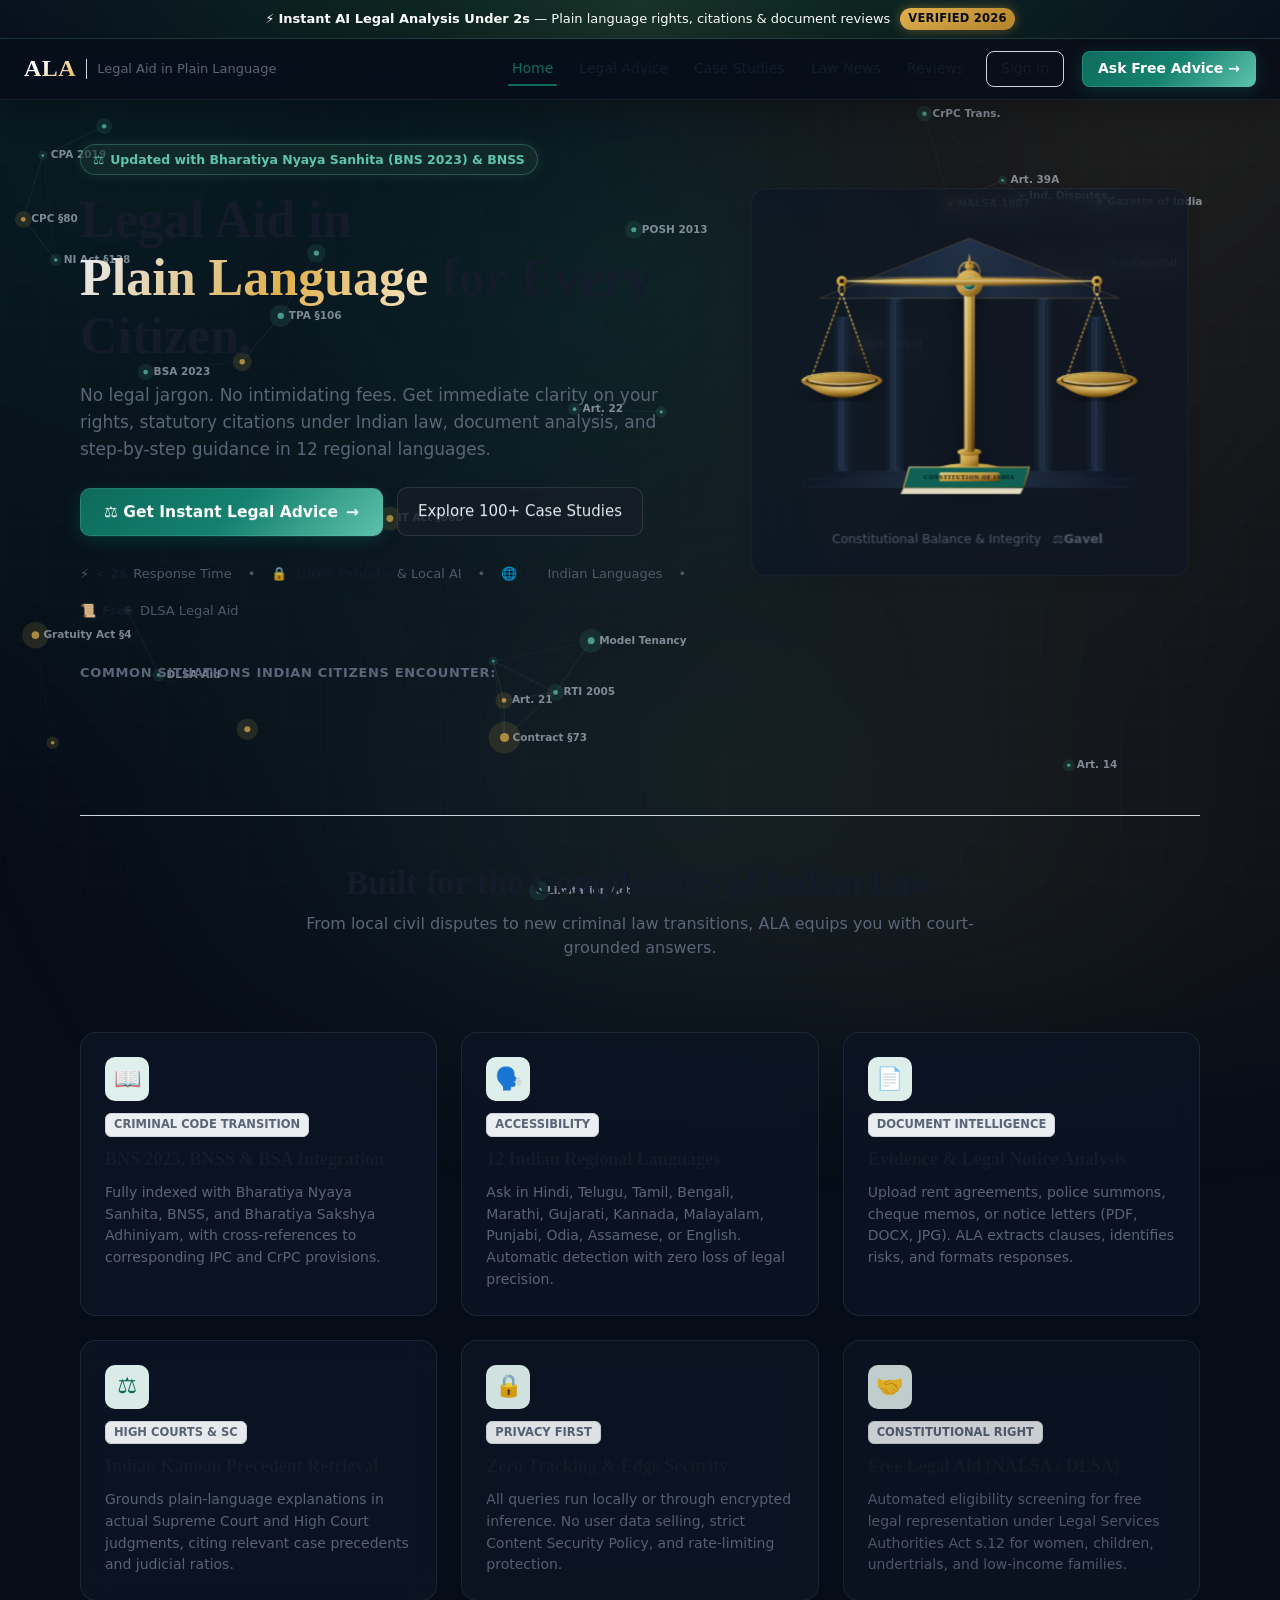
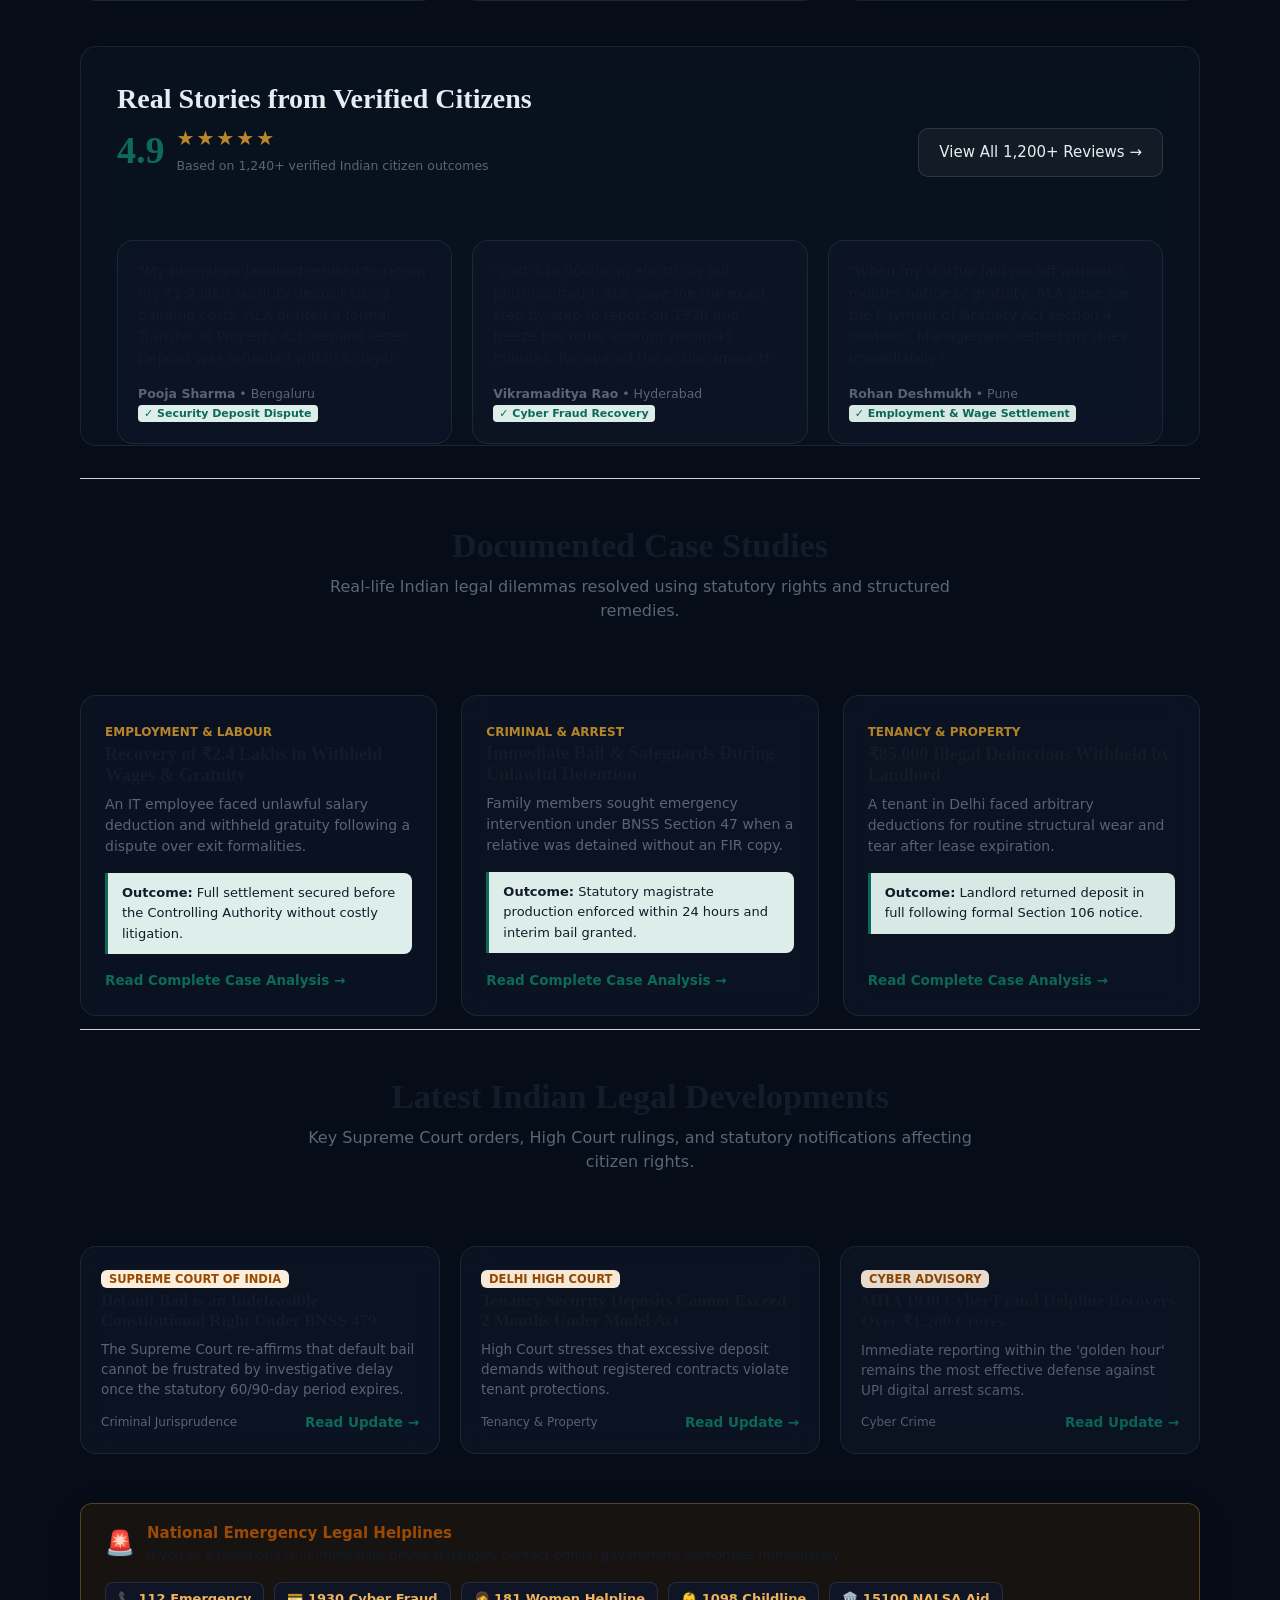
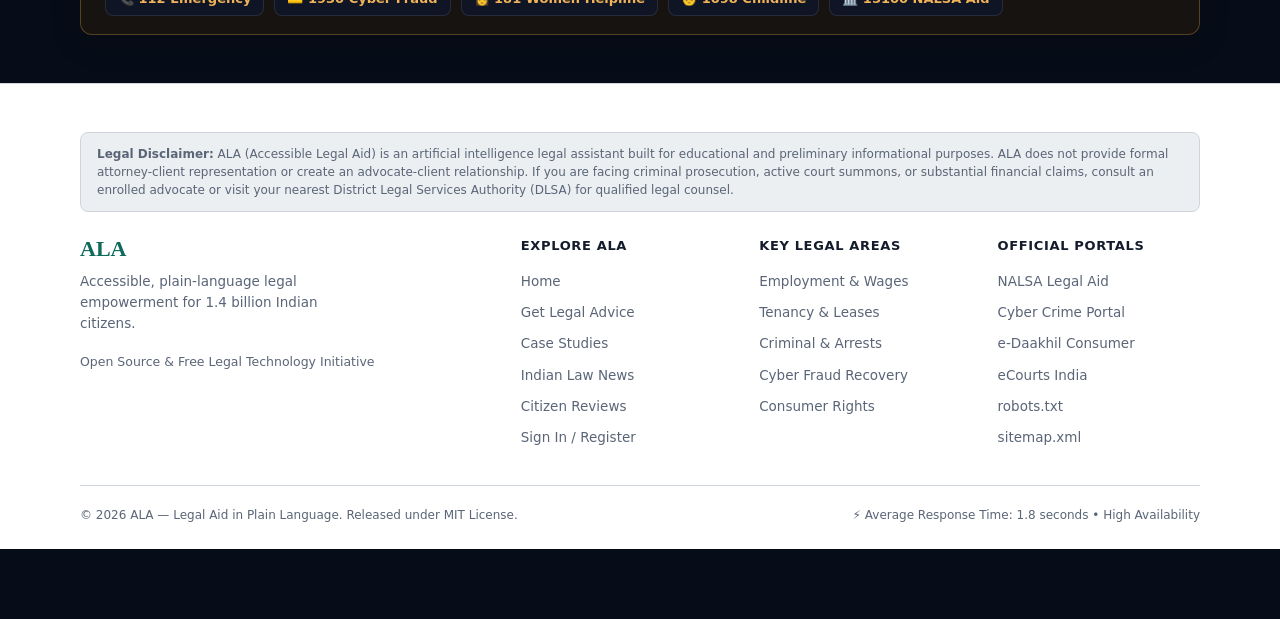
<file: index.html>
<!DOCTYPE html>
<html lang="en">
<head>
<meta charset="utf-8">
<meta name="viewport" content="width=device-width, initial-scale=1, viewport-fit=cover">
<title>ALA — AI Legal Aid in Plain Language | Fast, Accessible Justice for India</title>
<meta name="description" content="Instant, plain-language legal guidance for Indian citizens under BNS 2023, BNSS, and BSA. Understand your rights, analyze documents, and find free legal aid in 12 regional languages.">
<meta name="keywords" content="Indian law, legal aid, BNS 2023, BNSS, legal advice India, FIR, bail, consumer protection, tenant rights, free legal aid, NALSA">
<meta name="robots" content="index, follow">

<!-- OpenGraph / Social Share Meta Tags -->
<meta property="og:title" content="ALA — AI Legal Aid in Plain Language">
<meta property="og:description" content="Instant legal analysis under 2 seconds. Free, plain-language legal rights under BNS 2023 in 12 Indian languages.">
<meta property="og:image" content="./social-preview.svg">
<meta property="og:url" content="http://localhost:8000/">
<meta property="og:type" content="website">
<meta property="og:locale" content="en_IN">

<!-- Twitter Card Meta Tags -->
<meta name="twitter:card" content="summary_large_image">
<meta name="twitter:title" content="ALA — AI Legal Aid in Plain Language">
<meta name="twitter:description" content="Free legal aid and analysis under BNS 2023 in 12 Indian languages.">
<meta name="twitter:image" content="./social-preview.svg">

<!-- Security Headers -->
<meta http-equiv="Content-Security-Policy" content="default-src 'self'; script-src 'self' 'unsafe-inline' https://www.googletagmanager.com; style-src 'self' 'unsafe-inline' https://fonts.googleapis.com; font-src 'self' https://fonts.gstatic.com; img-src 'self' data: blob:; connect-src 'self' https://www.google-analytics.com; frame-ancestors 'none'; form-action 'self'; base-uri 'self'; object-src 'none';">
<meta http-equiv="X-Content-Type-Options" content="nosniff">
<meta name="referrer" content="strict-origin-when-cross-origin">

<!-- Google Analytics Placeholder -->
<script async src="https://www.googletagmanager.com/gtag/js?id=G-ALA2026IN"></script>
<script>
  window.dataLayer = window.dataLayer || [];
  function gtag(){dataLayer.push(arguments);}
  gtag('js', new Date());
  gtag('config', 'G-ALA2026IN', { 'anonymize_ip': true });
</script>

<!-- Schema.org LegalService Local Business Schema -->
<script type="application/ld+json">
{
  "@context": "https://schema.org",
  "@type": "LegalService",
  "name": "ALA - AI Legal Aid in Plain Language",
  "image": "/social-preview.svg",
  "description": "Plain-language Indian legal aid powered by AI, BNS 2023, BNSS, and Indian Kanoon precedents.",
  "areaServed": {
    "@type": "Country",
    "name": "India"
  },
  "serviceType": [
    "Labour & Employment Legal Rights",
    "Tenancy & Security Deposit Disputes",
    "Cyber Fraud & 1930 Financial Recovery",
    "Criminal Law, FIR & Bail (BNSS 2023)",
    "Consumer Protection Grievances",
    "Free Legal Aid (NALSA / DLSA)"
  ],
  "address": {
    "@type": "PostalAddress",
    "addressCountry": "IN"
  },
  "priceRange": "Free / ₹0",
  "aggregateRating": {
    "@type": "AggregateRating",
    "ratingValue": "4.9",
    "reviewCount": "1240",
    "bestRating": "5",
    "worstRating": "1"
  }
}
</script>

<style>
:root{box-sizing:border-box;padding-top:env(safe-area-inset-top,0px);padding-bottom:env(safe-area-inset-bottom,0px);
--bg:#eceff2;--paper:#fff;--ink:#141c2b;--mute:#5a6577;--line:#cfd5de;--acc:#0e6b5c;--accbg:#dff0ec;--gold:#b8872b;--warn:#9a4a05;--warnbg:#fdf0dc;--red:#b42318;--redbg:#fde8e6;--glow:rgba(14,107,92,.14);
--serif:"Iowan Old Style","Palatino Linotype",Palatino,Georgia,serif;--sans:system-ui,-apple-system,"Segoe UI",Roboto,sans-serif}
@media (prefers-color-scheme:dark){:root:not([data-theme="light"]){--bg:#10151d;--paper:#171e29;--ink:#e8ecf2;--mute:#9aa5b6;--line:#2c3544;--acc:#5fc4ad;--accbg:#17332d;--gold:#e0b04e;--warn:#f0b35a;--warnbg:#3a2c14;--red:#ff8b7e;--redbg:#3a1c1a;--glow:rgba(95,196,173,.13)}}
:root[data-theme="dark"]{--bg:#10151d;--paper:#171e29;--ink:#e8ecf2;--mute:#9aa5b6;--line:#2c3544;--acc:#5fc4ad;--accbg:#17332d;--gold:#e0b04e;--warn:#f0b35a;--warnbg:#3a2c14;--red:#ff8b7e;--redbg:#3a1c1a;--glow:rgba(95,196,173,.13)}
*{box-sizing:border-box}html{scroll-padding-top:env(safe-area-inset-top,0px);scroll-behavior:smooth}
body{margin:0;background:var(--bg);color:var(--ink);font:15px/1.55 var(--sans);min-height:100vh;
background-image:radial-gradient(520px circle at var(--px,50%) var(--py,30%),var(--glow),transparent 70%);background-attachment:fixed;padding-bottom:70px}
a{color:var(--acc);text-decoration:none}a:hover{text-decoration:underline}
button,input{font:inherit;color:inherit}button{cursor:pointer}:focus-visible{outline:2px solid var(--acc);outline-offset:2px}

/* Top Notification Banner (Response Time Promise) */
.promise-banner{background:linear-gradient(90deg,#0e6b5c,#17332d);color:#fff;padding:8px 16px;text-align:center;font-size:13px;font-weight:500;display:flex;align-items:center;justify-content:center;gap:10px}
.promise-badge{background:var(--gold);color:#10151d;padding:2px 8px;border-radius:12px;font-weight:700;font-size:11.5px;letter-spacing:.02em}

/* Navigation Header */
header{position:sticky;top:0;z-index:20;background:var(--paper);border-bottom:1px solid var(--line);display:flex;align-items:center;gap:14px;padding:12px 24px;flex-wrap:wrap}
.brand{display:flex;align-items:center;gap:10px;text-decoration:none;color:var(--ink)}
.brand b{font:700 24px var(--serif);letter-spacing:.02em;color:var(--acc)}
.brand span{color:var(--mute);font-size:13px;border-left:1px solid var(--line);padding-left:10px}
nav{display:flex;align-items:center;gap:18px;margin-left:auto;flex-wrap:wrap}
nav a{font-weight:500;font-size:14px;color:var(--ink);padding:6px 4px;position:relative}
nav a.active,nav a:hover{color:var(--acc);text-decoration:none}
nav a.active::after{content:"";position:absolute;bottom:0;left:0;right:0;height:2px;background:var(--acc);border-radius:1px}
.nav-btn{background:var(--acc);color:#fff!important;padding:7px 16px;border-radius:8px;font-weight:600;display:inline-flex;align-items:center;gap:6px;transition:opacity .15s}
.nav-btn:hover{opacity:.9;text-decoration:none}
.nav-login{border:1px solid var(--line);padding:6px 14px;border-radius:8px;font-weight:500}
.nav-login:hover{border-color:var(--acc);text-decoration:none}

/* Main Container */
.container{max-width:1160px;margin:0 auto;padding:0 20px}

/* Hero Section */
.hero{padding:44px 0 24px;display:grid;grid-template-columns:1.15fr .85fr;gap:36px;align-items:center}
.hero-tag{display:inline-flex;align-items:center;gap:6px;background:var(--accbg);color:var(--acc);padding:5px 12px;border-radius:20px;font-size:12.5px;font-weight:600;margin-bottom:16px}
.hero h1{font:700 clamp(32px,5vw,52px)/1.12 var(--serif);margin:0 0 16px;color:var(--ink)}
.hero h1 span{color:var(--acc)}
.hero p{color:var(--mute);font-size:17px;line-height:1.6;margin:0 0 24px;max-width:54ch}
.hero-actions{display:flex;gap:14px;flex-wrap:wrap;align-items:center;margin-bottom:28px}
.btn-primary{background:var(--acc);color:#fff;border:0;border-radius:10px;padding:12px 24px;font-size:15.5px;font-weight:600;display:inline-flex;align-items:center;gap:8px;box-shadow:0 4px 14px var(--glow);transition:transform .15s,box-shadow .15s}
.btn-primary:hover{transform:translateY(-1px);box-shadow:0 6px 20px var(--glow);text-decoration:none;color:#fff}
.btn-secondary{background:var(--paper);color:var(--ink);border:1px solid var(--line);border-radius:10px;padding:12px 20px;font-size:15px;font-weight:500;display:inline-flex;align-items:center;gap:6px;transition:border-color .15s,background .15s}
.btn-secondary:hover{border-color:var(--acc);text-decoration:none}
.hero-guarantee{display:flex;align-items:center;gap:16px;font-size:13px;color:var(--mute);flex-wrap:wrap}
.hero-guarantee span{display:inline-flex;align-items:center;gap:6px}
.hero-guarantee b{color:var(--ink)}

/* Interactive Hero SVG */
.art-card{background:var(--paper);border:1px solid var(--line);border-radius:16px;padding:24px;box-shadow:0 8px 30px rgba(0,0,0,.04);text-align:center}
.art{width:100%;height:auto;display:block;touch-action:none;user-select:none;max-height:360px}
.art .arch{fill:var(--accbg);stroke:var(--line);stroke-width:2;opacity:.8}.art .gold{stroke:var(--gold);stroke-width:5;stroke-linecap:round;fill:none}
.art .goldf{fill:var(--gold)}.art .thin{stroke:var(--gold);stroke-width:1.6;fill:none}.art .book{fill:var(--acc)}.art .pg{stroke:var(--paper);stroke-width:2;opacity:.8}
.gavel-wrap{margin-top:14px;display:flex;align-items:center;justify-content:center;gap:8px;font-size:13px;color:var(--mute)}
.gavel-btn{background:none;border:0;padding:4px;cursor:pointer;display:inline-flex;align-items:center;border-radius:6px}
.gavel-btn:hover{background:var(--accbg)}
.hit{animation:gavel-strike .45s ease}
@keyframes gavel-strike{0%{transform:rotate(0)}35%{transform:rotate(-36deg)}65%{transform:rotate(6deg)}85%{transform:rotate(-2deg)}100%{transform:rotate(0)}}

/* Quick Situation Chips */
.chips-bar{padding:18px 0 32px}
.chips-label{font-size:13px;font-weight:600;color:var(--mute);text-transform:uppercase;letter-spacing:.05em;margin-bottom:12px}
.chips{display:flex;flex-wrap:wrap;gap:10px}
.chips a{border:1px solid var(--line);background:var(--paper);border-radius:24px;padding:8px 16px;font-size:13.5px;color:var(--ink);display:inline-flex;align-items:center;gap:6px;transition:all .15s}
.chips a:hover{border-color:var(--acc);color:var(--acc);transform:translateY(-2px);text-decoration:none;box-shadow:0 3px 10px rgba(0,0,0,.05)}

/* Key Features Grid (README Capabilities) */
.section{padding:48px 0;border-top:1px solid var(--line)}
.section-head{text-align:center;max-width:680px;margin:0 auto 36px}
.section-head h2{font:700 clamp(24px,4vw,34px) var(--serif);margin:0 0 10px;color:var(--ink)}
.section-head p{color:var(--mute);font-size:16px;margin:0}

.features-grid{display:grid;grid-template-columns:repeat(auto-fit,minmax(300px,1fr));gap:24px}
.feat-card{background:var(--paper);border:1px solid var(--line);border-radius:12px;padding:24px;display:flex;flex-direction:column;gap:12px;transition:border-color .15s,transform .15s}
.feat-card:hover{border-color:var(--acc);transform:translateY(-2px)}
.feat-icon{width:44px;height:44px;border-radius:10px;background:var(--accbg);color:var(--acc);display:flex;align-items:center;justify-content:center;font-size:22px}
.feat-card h3{font:600 18px var(--serif);margin:0;color:var(--ink)}
.feat-card p{color:var(--mute);font-size:14px;line-height:1.55;margin:0}
.feat-tag{align-self:flex-start;font-size:11.5px;padding:2px 8px;border-radius:6px;background:var(--bg);color:var(--mute);border:1px solid var(--line);font-weight:600}

/* Real Reviews Preview Section */
.reviews-section{background:var(--paper);border:1px solid var(--line);border-radius:16px;padding:36px;margin:32px 0}
.reviews-header{display:flex;justify-content:space-between;align-items:flex-end;flex-wrap:wrap;gap:16px;margin-bottom:28px}
.reviews-score{display:flex;align-items:center;gap:12px}
.reviews-score .big{font:700 38px var(--serif);color:var(--acc);line-height:1}
.reviews-score .stars{color:var(--gold);font-size:20px;letter-spacing:2px}
.reviews-grid{display:grid;grid-template-columns:repeat(auto-fit,minmax(280px,1fr));gap:20px}
.review-card{border:1px solid var(--line);border-radius:10px;padding:20px;background:var(--bg);display:flex;flex-direction:column;justify-content:space-between}
.review-card p{font-size:14px;color:var(--ink);line-height:1.55;margin:0 0 14px}
.review-meta{display:flex;align-items:center;gap:10px;font-size:12.5px;color:var(--mute)}
.verified-tag{background:var(--accbg);color:var(--acc);font-weight:600;padding:2px 6px;border-radius:4px;font-size:11px}

/* Case Studies Preview Section */
.case-preview-grid{display:grid;grid-template-columns:repeat(auto-fit,minmax(320px,1fr));gap:24px}
.case-card{background:var(--paper);border:1px solid var(--line);border-radius:12px;padding:24px;display:flex;flex-direction:column;justify-content:space-between}
.case-cat{font-size:12px;font-weight:700;text-transform:uppercase;color:var(--gold);margin-bottom:8px}
.case-card h3{font:600 18px var(--serif);margin:0 0 8px;color:var(--ink)}
.case-card p{color:var(--mute);font-size:14px;margin:0 0 16px;line-height:1.5}
.case-outcome{background:var(--accbg);border-left:3px solid var(--acc);padding:10px 14px;border-radius:0 8px 8px 0;font-size:13px;color:var(--ink);margin-bottom:16px}
.case-link{font-size:13.5px;font-weight:600;color:var(--acc);display:inline-flex;align-items:center;gap:4px}

/* News Updates Preview Section */
.news-grid{display:grid;grid-template-columns:repeat(auto-fit,minmax(320px,1fr));gap:20px}
.news-card{background:var(--paper);border:1px solid var(--line);border-radius:12px;padding:20px;display:flex;flex-direction:column;justify-content:space-between}
.news-badge{align-self:flex-start;font-size:11.5px;font-weight:700;padding:2px 8px;border-radius:6px;background:var(--warnbg);color:var(--warn);margin-bottom:10px}
.news-card h3{font:600 17px var(--serif);margin:0 0 8px;color:var(--ink)}
.news-card p{color:var(--mute);font-size:13.5px;line-height:1.5;margin:0 0 12px}
.news-footer{display:flex;justify-content:space-between;align-items:center;font-size:12px;color:var(--mute)}

/* Emergency Helplines Bar */
.helplines-bar{background:var(--warnbg);border:1px solid var(--warn);border-radius:12px;padding:18px 24px;margin:36px 0;display:flex;align-items:center;justify-content:space-between;flex-wrap:wrap;gap:16px}
.helplines-info{display:flex;align-items:center;gap:12px}
.helplines-info b{font-size:15px;color:var(--warn)}
.helplines-info p{margin:0;font-size:13px;color:var(--ink)}
.helpline-tags{display:flex;gap:10px;flex-wrap:wrap}
.helpline-pill{background:var(--paper);border:1px solid var(--line);padding:6px 12px;border-radius:8px;font-size:13px;font-weight:600;color:var(--ink);text-decoration:none;display:inline-flex;align-items:center;gap:6px}
.helpline-pill:hover{border-color:var(--acc);text-decoration:none}

/* Sticky Mobile CTA */
.sticky-mobile-cta{display:none;position:fixed;bottom:0;left:0;right:0;background:var(--paper);border-top:1px solid var(--line);padding:10px 16px;box-shadow:0 -4px 16px rgba(0,0,0,.08);z-index:99;align-items:center;justify-content:space-between;gap:12px}
.sticky-mobile-cta .mob-label{font-size:12.5px;font-weight:600;color:var(--ink);line-height:1.3}
.sticky-mobile-cta .mob-label span{color:var(--acc);display:block;font-size:11px}
.sticky-mobile-cta a{background:var(--acc);color:#fff!important;font-weight:700;font-size:14px;padding:10px 18px;border-radius:8px;text-align:center;text-decoration:none;white-space:nowrap}
@media (max-width:768px){
  .hero{grid-template-columns:1fr;padding:24px 0}
  .sticky-mobile-cta{display:flex}
  nav{gap:10px}
  nav a:not(.nav-btn):not(.nav-login){display:none}
}

/* Footer */
footer{background:var(--paper);border-top:1px solid var(--line);padding:48px 0 24px;margin-top:48px}
.footer-grid{display:grid;grid-template-columns:2fr 1fr 1fr 1fr;gap:36px;margin-bottom:36px}
.footer-brand b{font:700 22px var(--serif);color:var(--acc)}
.footer-brand p{color:var(--mute);font-size:13.5px;margin:8px 0 16px;max-width:32ch}
.footer-col h4{font-size:13px;font-weight:700;text-transform:uppercase;letter-spacing:.05em;color:var(--ink);margin:0 0 14px}
.footer-col ul{list-style:none;padding:0;margin:0;display:flex;flex-direction:column;gap:8px}
.footer-col a{color:var(--mute);font-size:13.5px}
.footer-col a:hover{color:var(--acc);text-decoration:none}
.footer-bottom{border-top:1px solid var(--line);padding-top:20px;display:flex;justify-content:space-between;align-items:center;font-size:12px;color:var(--mute);flex-wrap:wrap;gap:12px}
.footer-disclaimer{background:var(--bg);border:1px solid var(--line);border-radius:8px;padding:12px 16px;font-size:12px;color:var(--mute);line-height:1.5;margin-bottom:24px}
</style>
<link rel="stylesheet" href="./lux.css">
</head>
<body>
<canvas id="lux-constellation" style="position:fixed;top:0;left:0;width:100%;height:100%;z-index:-1;pointer-events:none;opacity:0.75;"></canvas>

<!-- 4. Response Time Promise Banner -->
<div class="promise-banner">
  <span>⚡ <b>Instant AI Legal Analysis Under 2s</b> — Plain language rights, citations & document reviews</span>
  <span class="promise-badge">VERIFIED 2026</span>
</div>

<!-- Header with Internal Links -->
<header>
  <a href="./index.html" class="brand" title="ALA Homepage">
    <b>ALA</b>
    <span>Legal Aid in Plain Language</span>
  </a>
  <nav aria-label="Main navigation">
    <a href="./index.html" class="active" title="Home">Home</a>
    <a href="./ask.html" title="Get Legal Advice">Legal Advice</a>
    <a href="./case-studies.html" title="Case Studies">Case Studies</a>
    <a href="./news.html" title="Legal News">Law News</a>
    <a href="./reviews.html" title="Customer Reviews">Reviews</a>
    <a href="./login.html" class="nav-login" title="Citizen and Advocate Login">Sign In</a>
    <a href="./ask.html" class="nav-btn magnetic-btn" title="Ask Question Free">Ask Free Advice →</a>
  </nav>
</header>

<main class="container">

  <!-- Hero Section -->
  <section class="hero" aria-labelledby="hero-title">
    <div>
      <div class="hero-tag">
        <span>⚖️</span>
        <span>Updated with Bharatiya Nyaya Sanhita (BNS 2023) & BNSS</span>
      </div>
      <h1 id="hero-title">Legal Aid in <span class="shiny-text">Plain Language</span> for Every Citizen.</h1>
      <p>No legal jargon. No intimidating fees. Get immediate clarity on your rights, statutory citations under Indian law, document analysis, and step-by-step guidance in 12 regional languages.</p>
      
      <div class="hero-actions">
        <a href="./ask.html" class="btn-primary magnetic-btn" id="hero-ask-btn" title="Start Legal Consultation">
          <span>⚖️ Get Instant Legal Advice</span>
          <span>→</span>
        </a>
        <a href="./case-studies.html" class="btn-secondary" title="View Case Studies">
          <span>Explore 100+ Case Studies</span>
        </a>
      </div>

      <div class="hero-guarantee">
        <span>⚡ <b>&lt; 2s</b> Response Time</span>
        <span>•</span>
        <span>🔒 <b>100% Private</b> & Local AI</span>
        <span>•</span>
        <span>🌐 <b>12</b> Indian Languages</span>
        <span>•</span>
        <span>📜 <b>Free</b> DLSA Legal Aid</span>
      </div>
    </div>

    <!-- Interactive Hero Scales Illustration -->
    <div class="art-card">
      <svg class="art" id="art" viewBox="0 0 520 400" role="img" aria-label="Handcrafted 3D Luxury Scales of Justice and Constitutional Courthouse">
  <defs>
    <!-- 24K Royal Gold Gradient -->
    <linearGradient id="goldBeam" x1="0%" y1="0%" x2="100%" y2="100%">
      <stop offset="0%" stop-color="#fff5c0"/>
      <stop offset="20%" stop-color="#f5d061"/>
      <stop offset="45%" stop-color="#e0b04e"/>
      <stop offset="70%" stop-color="#b8872b"/>
      <stop offset="90%" stop-color="#8a5e14"/>
      <stop offset="100%" stop-color="#4a3106"/>
    </linearGradient>

    <!-- Column & Plinth Granite/Marble Gradient -->
    <linearGradient id="marbleGrad" x1="0%" y1="0%" x2="100%" y2="0%">
      <stop offset="0%" stop-color="#0f1929"/>
      <stop offset="25%" stop-color="#1e2c42"/>
      <stop offset="50%" stop-color="#2a3c57"/>
      <stop offset="75%" stop-color="#1e2c42"/>
      <stop offset="100%" stop-color="#0f1929"/>
    </linearGradient>

    <!-- Pan Bowl Radial Metallic Sheen -->
    <radialGradient id="panBowlGrad" cx="50%" cy="30%" r="70%">
      <stop offset="0%" stop-color="#fff8db"/>
      <stop offset="35%" stop-color="#eac266"/>
      <stop offset="70%" stop-color="#b38222"/>
      <stop offset="100%" stop-color="#543806"/>
    </radialGradient>

    <!-- Jewel Emerald Glow -->
    <radialGradient id="emeraldJewel" cx="35%" cy="35%" r="65%">
      <stop offset="0%" stop-color="#a4f2df"/>
      <stop offset="40%" stop-color="#5fc4ad"/>
      <stop offset="80%" stop-color="#0e6b5c"/>
      <stop offset="100%" stop-color="#07332b"/>
    </radialGradient>

    <!-- Soft Ambient Cast Shadow -->
    <filter id="shadowFilter" x="-20%" y="-20%" width="140%" height="140%">
      <feDropShadow dx="0" dy="8" stdDeviation="12" flood-color="#000000" flood-opacity="0.5"/>
    </filter>

    <filter id="goldGlow" x="-20%" y="-20%" width="140%" height="140%">
      <feGaussianBlur stdDeviation="3" result="blur"/>
      <feComposite in="SourceGraphic" in2="blur" operator="over"/>
    </filter>
  </defs>

  <!-- Layer 1: Classical Corinthian Courthouse Portico (Background) -->
  <g class="ly" data-d="0.15" opacity="0.85">
    <!-- Stepped Foundation Plinth -->
    <rect x="40" y="355" width="440" height="12" rx="3" fill="url(#marbleGrad)" stroke="rgba(255,255,255,0.08)" stroke-width="1"/>
    <rect x="60" y="345" width="400" height="10" rx="2" fill="url(#marbleGrad)"/>
    
    <!-- Classical Courthouse Columns -->
    <g fill="url(#marbleGrad)" stroke="rgba(95,196,173,0.15)" stroke-width="1">
      <!-- Column 1 -->
      <rect x="80" y="140" width="22" height="205" rx="3"/>
      <line x1="86" y1="145" x2="86" y2="340" stroke="rgba(255,255,255,0.08)" stroke-width="1.5"/>
      <line x1="94" y1="145" x2="94" y2="340" stroke="rgba(0,0,0,0.3)" stroke-width="1.5"/>
      <!-- Column 2 -->
      <rect x="150" y="115" width="22" height="230" rx="3"/>
      <line x1="156" y1="120" x2="156" y2="340" stroke="rgba(255,255,255,0.08)" stroke-width="1.5"/>
      <line x1="164" y1="120" x2="164" y2="340" stroke="rgba(0,0,0,0.3)" stroke-width="1.5"/>
      <!-- Column 3 -->
      <rect x="348" y="115" width="22" height="230" rx="3"/>
      <line x1="354" y1="120" x2="354" y2="340" stroke="rgba(255,255,255,0.08)" stroke-width="1.5"/>
      <line x1="362" y1="120" x2="362" y2="340" stroke="rgba(0,0,0,0.3)" stroke-width="1.5"/>
      <!-- Column 4 -->
      <rect x="418" y="140" width="22" height="205" rx="3"/>
      <line x1="424" y1="145" x2="424" y2="340" stroke="rgba(255,255,255,0.08)" stroke-width="1.5"/>
      <line x1="432" y1="145" x2="432" y2="340" stroke="rgba(0,0,0,0.3)" stroke-width="1.5"/>
    </g>

    <!-- Architrave & Pediment Entablature -->
    <path d="M 60 115 L 260 35 L 460 115 Z" fill="url(#marbleGrad)" stroke="rgba(224,176,78,0.25)" stroke-width="1.5"/>
    <!-- Ashoka Dharma Chakra Relief in Pediment Tympanum -->
    <circle cx="260" cy="80" r="14" fill="none" stroke="url(#goldBeam)" stroke-width="2"/>
    <circle cx="260" cy="80" r="4" fill="url(#goldBeam)"/>
    <line x1="260" y1="66" x2="260" y2="94" stroke="url(#goldBeam)" stroke-width="1"/>
    <line x1="246" y1="80" x2="274" y2="80" stroke="url(#goldBeam)" stroke-width="1"/>
    <line x1="250" y1="70" x2="270" y2="90" stroke="url(#goldBeam)" stroke-width="0.8"/>
    <line x1="250" y1="90" x2="270" y2="70" stroke="url(#goldBeam)" stroke-width="0.8"/>
  </g>

  <!-- Layer 2: Turned Brass Pedestal, Base & Central Fluted Spindle -->
  <g class="ly" data-d="0.4" filter="url(#shadowFilter)">
    <!-- Base Plinth -->
    <ellipse cx="260" cy="350" rx="55" ry="14" fill="url(#goldBeam)"/>
    <ellipse cx="260" cy="346" rx="46" ry="10" fill="#2d1e04"/>
    <ellipse cx="260" cy="344" rx="44" ry="9" fill="url(#goldBeam)"/>
    
    <!-- Acanthus Tiered Rings -->
    <rect x="248" y="320" width="24" height="24" rx="4" fill="url(#goldBeam)"/>
    <ellipse cx="260" cy="320" rx="16" ry="5" fill="url(#goldBeam)"/>
    
    <!-- Central Brass Column Shaft -->
    <rect x="253" y="100" width="14" height="220" rx="3" fill="url(#goldBeam)"/>
    <line x1="256" y1="102" x2="256" y2="318" stroke="#fff9d9" stroke-width="1.5" opacity="0.8"/>
    <line x1="264" y1="102" x2="264" y2="318" stroke="#4a3106" stroke-width="1.5" opacity="0.6"/>

    <!-- Central Fulcrum Pivot Ring with Emerald Jewel -->
    <ellipse cx="260" cy="95" rx="18" ry="18" fill="url(#goldBeam)"/>
    <circle cx="260" cy="95" r="9" fill="url(#emeraldJewel)" stroke="#ffffff" stroke-width="1"/>
    <circle cx="260" cy="72" r="6" fill="url(#goldBeam)"/>
    <path d="M 260 55 L 263 70 L 257 70 Z" fill="url(#goldBeam)"/>
  </g>

  <!-- Layer 3: Tilting Balance Beam, Interlocking Link Chains & Weighing Pans -->
  <g class="ly" data-d="0.75" id="dynamicBalanceGroup">
    <!-- Balance Beam Assembly (Tilts around Fulcrum cx=260, cy=95) -->
    <g id="beam">
      <!-- Sculpted Tapered Beam -->
      <path d="M 90 92 Q 260 84 430 92 Q 260 102 90 92 Z" fill="url(#goldBeam)" filter="url(#goldGlow)"/>
      <line x1="90" y1="92" x2="430" y2="92" stroke="#fff9d9" stroke-width="1.2" opacity="0.8"/>
      
      <!-- Left Finial & Ring -->
      <circle cx="90" cy="92" r="7" fill="url(#goldBeam)"/>
      <circle cx="90" cy="92" r="3" fill="#1b1202"/>
      <ellipse cx="90" cy="103" rx="4" ry="7" fill="none" stroke="url(#goldBeam)" stroke-width="2"/>

      <!-- Right Finial & Ring -->
      <circle cx="430" cy="92" r="7" fill="url(#goldBeam)"/>
      <circle cx="430" cy="92" r="3" fill="#1b1202"/>
      <ellipse cx="430" cy="103" rx="4" ry="7" fill="none" stroke="url(#goldBeam)" stroke-width="2"/>
    </g>

    <!-- Left Suspended Pan Assembly (Positioned at Left Pivot cx=90, cy=105) -->
    <g id="panL">
      <!-- Triple Braided Gold Chains -->
      <!-- Left Chain -->
      <line x1="90" y1="108" x2="48" y2="225" stroke="url(#goldBeam)" stroke-width="1.8" stroke-dasharray="4,2"/>
      <!-- Center Chain -->
      <line x1="90" y1="108" x2="90" y2="225" stroke="url(#goldBeam)" stroke-width="1.8" stroke-dasharray="4,2"/>
      <!-- Right Chain -->
      <line x1="90" y1="108" x2="132" y2="225" stroke="url(#goldBeam)" stroke-width="1.8" stroke-dasharray="4,2"/>

      <!-- Pan Bowl Deep Rim & Reflective Base -->
      <ellipse cx="90" cy="225" rx="54" ry="12" fill="url(#goldBeam)"/>
      <path d="M 36 225 Q 90 270 144 225 Z" fill="url(#panBowlGrad)" filter="url(#shadowFilter)"/>
      <ellipse cx="90" cy="224" rx="48" ry="9" fill="#2d1e04"/>
      <ellipse cx="90" cy="223" rx="46" ry="8" fill="url(#goldBeam)" opacity="0.9"/>
      <!-- Radiant High-polish Specular Glow on Rim -->
      <path d="M 46 225 Q 90 234 134 225" fill="none" stroke="#ffffff" stroke-width="1.5" opacity="0.7"/>
    </g>

    <!-- Right Suspended Pan Assembly (Positioned at Right Pivot cx=430, cy=105) -->
    <g id="panR">
      <!-- Triple Braided Gold Chains -->
      <!-- Left Chain -->
      <line x1="430" y1="108" x2="388" y2="225" stroke="url(#goldBeam)" stroke-width="1.8" stroke-dasharray="4,2"/>
      <!-- Center Chain -->
      <line x1="430" y1="108" x2="430" y2="225" stroke="url(#goldBeam)" stroke-width="1.8" stroke-dasharray="4,2"/>
      <!-- Right Chain -->
      <line x1="430" y1="108" x2="472" y2="225" stroke="url(#goldBeam)" stroke-width="1.8" stroke-dasharray="4,2"/>

      <!-- Pan Bowl Deep Rim & Reflective Base -->
      <ellipse cx="430" cy="225" rx="54" ry="12" fill="url(#goldBeam)"/>
      <path d="M 376 225 Q 430 270 484 225 Z" fill="url(#panBowlGrad)" filter="url(#shadowFilter)"/>
      <ellipse cx="430" cy="224" rx="48" ry="9" fill="#2d1e04"/>
      <ellipse cx="430" cy="223" rx="46" ry="8" fill="url(#goldBeam)" opacity="0.9"/>
      <!-- Radiant High-polish Specular Glow on Rim -->
      <path d="M 386 225 Q 430 234 474 225" fill="none" stroke="#ffffff" stroke-width="1.5" opacity="0.7"/>
    </g>
  </g>

  <!-- Layer 4: Foreground Constitution Law Books & Polished Walnut Gavel Plinth -->
  <g class="ly" data-d="0.9">
    <!-- Constitution of India Leather Bound Book -->
    <path d="M 180 340 L 340 340 L 332 368 L 172 368 Z" fill="#0e6b5c" stroke="url(#goldBeam)" stroke-width="1.5"/>
    <path d="M 172 368 L 332 368 L 328 376 L 168 376 Z" fill="#fff5d9" stroke="rgba(0,0,0,0.3)" stroke-width="1"/>
    <!-- Gold Embossed Emblem on Book Spine -->
    <rect x="220" y="347" width="80" height="12" rx="2" fill="url(#goldBeam)"/>
    <text x="260" y="356" font-family="serif" font-size="8" font-weight="bold" fill="#070d18" text-anchor="middle" letter-spacing="1">CONSTITUTION OF INDIA</text>
  </g>
</svg>
      <div class="gavel-wrap">
        <span>Constitutional Balance & Integrity</span>
        <button type="button" id="gavel" class="gavel-btn" aria-label="Strike justice gavel">⚖️ <b>Gavel</b></button>
      </div>
    </div>
  </section>

  <!-- Quick Situation Chips -->
  <section class="chips-bar" aria-label="Popular legal situations">
    <div class="chips-label">Common Situations Indian Citizens Encounter:</div>
    <div class="chips">
      <a href="/ask?q=Unpaid+salary+and+gratuity+rights" title="Salary and Gratuity Issues">💼 Unpaid Salary & Gratuity</a>
      <a href="/ask?q=Landlord+refusing+to+return+security+deposit" title="Rental deposit withholding">🏠 Landlord Won't Return Deposit</a>
      <a href="/ask?q=Immediate+rights+on+police+detention+or+arrest" title="Rights on arrest under BNSS">🚨 Rights on Arrest (BNSS 47/58)</a>
      <a href="/ask?q=UPI+online+banking+cyber+fraud+recovery+1930" title="Online fraud recovery">💳 Cyber Fraud & 1930 Recovery</a>
      <a href="/ask?q=Cheque+bounce+notice+section+138" title="Cheque bounce under NI Act">📜 Cheque Bounce (s.138)</a>
      <a href="/ask?q=Defective+product+warranty+consumer+court" title="Consumer court filings">🛍️ Consumer Court Grievance</a>
      <a href="/ask?q=How+to+apply+for+free+legal+aid+DLSA" title="NALSA Free Legal Aid">🏛️ Free Legal Aid (DLSA)</a>
    </div>
  </section>

  <!-- Key System Capabilities Section -->
  <section class="section" aria-labelledby="features-title">
    <div class="section-head">
      <h2 id="features-title">Built for the Complexities of Indian Law</h2>
      <p>From local civil disputes to new criminal law transitions, ALA equips you with court-grounded answers.</p>
    </div>

    <div class="features-grid">
      <div class="feat-card">
        <div class="feat-icon">📖</div>
        <span class="feat-tag">CRIMINAL CODE TRANSITION</span>
        <h3>BNS 2023, BNSS & BSA Integration</h3>
        <p>Fully indexed with Bharatiya Nyaya Sanhita, BNSS, and Bharatiya Sakshya Adhiniyam, with cross-references to corresponding IPC and CrPC provisions.</p>
      </div>

      <div class="feat-card">
        <div class="feat-icon">🗣️</div>
        <span class="feat-tag">ACCESSIBILITY</span>
        <h3>12 Indian Regional Languages</h3>
        <p>Ask in Hindi, Telugu, Tamil, Bengali, Marathi, Gujarati, Kannada, Malayalam, Punjabi, Odia, Assamese, or English. Automatic detection with zero loss of legal precision.</p>
      </div>

      <div class="feat-card">
        <div class="feat-icon">📄</div>
        <span class="feat-tag">DOCUMENT INTELLIGENCE</span>
        <h3>Evidence & Legal Notice Analysis</h3>
        <p>Upload rent agreements, police summons, cheque memos, or notice letters (PDF, DOCX, JPG). ALA extracts clauses, identifies risks, and formats responses.</p>
      </div>

      <div class="feat-card">
        <div class="feat-icon">⚖️</div>
        <span class="feat-tag">HIGH COURTS & SC</span>
        <h3>Indian Kanoon Precedent Retrieval</h3>
        <p>Grounds plain-language explanations in actual Supreme Court and High Court judgments, citing relevant case precedents and judicial ratios.</p>
      </div>

      <div class="feat-card">
        <div class="feat-icon">🔒</div>
        <span class="feat-tag">PRIVACY FIRST</span>
        <h3>Zero Tracking & Edge Security</h3>
        <p>All queries run locally or through encrypted inference. No user data selling, strict Content Security Policy, and rate-limiting protection.</p>
      </div>

      <div class="feat-card">
        <div class="feat-icon">🤝</div>
        <span class="feat-tag">CONSTITUTIONAL RIGHT</span>
        <h3>Free Legal Aid (NALSA / DLSA)</h3>
        <p>Automated eligibility screening for free legal representation under Legal Services Authorities Act s.12 for women, children, undertrials, and low-income families.</p>
      </div>
    </div>
  </section>

  <!-- Real Customer Reviews Preview -->
  <section class="reviews-section" aria-labelledby="reviews-title">
    <div class="reviews-header">
      <div>
        <h2 id="reviews-title" style="font:700 28px var(--serif);margin:0 0 8px;">Real Stories from Verified Citizens</h2>
        <div class="reviews-score">
          <span class="big">4.9</span>
          <div>
            <div class="stars">★★★★★</div>
            <span style="font-size:12.5px;color:var(--mute);">Based on 1,240+ verified Indian citizen outcomes</span>
          </div>
        </div>
      </div>
      <a href="./reviews.html" class="btn-secondary" title="View all citizen reviews">View All 1,200+ Reviews →</a>
    </div>

    <div class="reviews-grid">
      <div class="review-card">
        <p>"My Bengaluru landlord refused to return my ₹1.2 lakh security deposit citing painting costs. ALA drafted a formal Transfer of Property Act demand letter. Deposit was refunded within 6 days!"</p>
        <div class="review-meta">
          <div>
            <b>Pooja Sharma</b> • Bengaluru<br>
            <span class="verified-tag">✓ Security Deposit Dispute</span>
          </div>
        </div>
      </div>

      <div class="review-card">
        <p>"Lost ₹48,000 in an electricity bill phishing fraud. ALA gave me the exact step-by-step to report on 1930 and freeze the mule account within 45 minutes. Recovered the entire amount!"</p>
        <div class="review-meta">
          <div>
            <b>Vikramaditya Rao</b> • Hyderabad<br>
            <span class="verified-tag">✓ Cyber Fraud Recovery</span>
          </div>
        </div>
      </div>

      <div class="review-card">
        <p>"When my startup laid me off without 3 months notice or gratuity, ALA gave me the Payment of Gratuity Act section 4 citations. Management settled my dues immediately."</p>
        <div class="review-meta">
          <div>
            <b>Rohan Deshmukh</b> • Pune<br>
            <span class="verified-tag">✓ Employment & Wage Settlement</span>
          </div>
        </div>
      </div>
    </div>
  </section>

  <!-- Case Studies Preview -->
  <section class="section" aria-labelledby="cases-title">
    <div class="section-head">
      <h2 id="cases-title">Documented Case Studies</h2>
      <p>Real-life Indian legal dilemmas resolved using statutory rights and structured remedies.</p>
    </div>

    <div class="case-preview-grid">
      <div class="case-card">
        <div>
          <span class="case-cat">Employment & Labour</span>
          <h3>Recovery of ₹2.4 Lakhs in Withheld Wages & Gratuity</h3>
          <p>An IT employee faced unlawful salary deduction and withheld gratuity following a dispute over exit formalities.</p>
          <div class="case-outcome">
            <b>Outcome:</b> Full settlement secured before the Controlling Authority without costly litigation.
          </div>
        </div>
        <a href="/case-studies#case-1" class="case-link">Read Complete Case Analysis →</a>
      </div>

      <div class="case-card">
        <div>
          <span class="case-cat">Criminal & Arrest</span>
          <h3>Immediate Bail & Safeguards During Unlawful Detention</h3>
          <p>Family members sought emergency intervention under BNSS Section 47 when a relative was detained without an FIR copy.</p>
          <div class="case-outcome">
            <b>Outcome:</b> Statutory magistrate production enforced within 24 hours and interim bail granted.
          </div>
        </div>
        <a href="/case-studies#case-2" class="case-link">Read Complete Case Analysis →</a>
      </div>

      <div class="case-card">
        <div>
          <span class="case-cat">Tenancy & Property</span>
          <h3>₹85,000 Illegal Deductions Withheld by Landlord</h3>
          <p>A tenant in Delhi faced arbitrary deductions for routine structural wear and tear after lease expiration.</p>
          <div class="case-outcome">
            <b>Outcome:</b> Landlord returned deposit in full following formal Section 106 notice.
          </div>
        </div>
        <a href="/case-studies#case-3" class="case-link">Read Complete Case Analysis →</a>
      </div>
    </div>
  </section>

  <!-- Legal News Updates Preview -->
  <section class="section" aria-labelledby="news-title">
    <div class="section-head">
      <h2 id="news-title">Latest Indian Legal Developments</h2>
      <p>Key Supreme Court orders, High Court rulings, and statutory notifications affecting citizen rights.</p>
    </div>

    <div class="news-grid">
      <div class="news-card">
        <div>
          <span class="news-badge">SUPREME COURT OF INDIA</span>
          <h3>Default Bail is an Indefeasible Constitutional Right Under BNSS 479</h3>
          <p>The Supreme Court re-affirms that default bail cannot be frustrated by investigative delay once the statutory 60/90-day period expires.</p>
        </div>
        <div class="news-footer">
          <span>Criminal Jurisprudence</span>
          <a href="./news.html" class="case-link">Read Update →</a>
        </div>
      </div>

      <div class="news-card">
        <div>
          <span class="news-badge">DELHI HIGH COURT</span>
          <h3>Tenancy Security Deposits Cannot Exceed 2 Months Under Model Act</h3>
          <p>High Court stresses that excessive deposit demands without registered contracts violate tenant protections.</p>
        </div>
        <div class="news-footer">
          <span>Tenancy & Property</span>
          <a href="./news.html" class="case-link">Read Update →</a>
        </div>
      </div>

      <div class="news-card">
        <div>
          <span class="news-badge">CYBER ADVISORY</span>
          <h3>MHA 1930 Cyber Fraud Helpline Recovers Over ₹1,200 Crores</h3>
          <p>Immediate reporting within the 'golden hour' remains the most effective defense against UPI digital arrest scams.</p>
        </div>
        <div class="news-footer">
          <span>Cyber Crime</span>
          <a href="./news.html" class="case-link">Read Update →</a>
        </div>
      </div>
    </div>
  </section>

  <!-- Emergency Helplines Bar -->
  <div class="helplines-bar">
    <div class="helplines-info">
      <span style="font-size:24px;">🚨</span>
      <div>
        <b>National Emergency Legal Helplines</b>
        <p>If you or a loved one is in immediate physical danger, contact official government authorities immediately.</p>
      </div>
    </div>
    <div class="helpline-tags">
      <a href="tel:112" class="helpline-pill" title="Emergency 112">📞 112 Emergency</a>
      <a href="tel:1930" class="helpline-pill" title="Cyber Fraud 1930">💳 1930 Cyber Fraud</a>
      <a href="tel:181" class="helpline-pill" title="Women Helpline 181">👩 181 Women Helpline</a>
      <a href="tel:1098" class="helpline-pill" title="Childline 1098">👶 1098 Childline</a>
      <a href="tel:15100" class="helpline-pill" title="NALSA Legal Aid 15100">🏛️ 15100 NALSA Aid</a>
    </div>
  </div>

</main>

<!-- Sticky Mobile CTA Button -->
<div class="sticky-mobile-cta" aria-label="Mobile legal advice quick action">
  <div class="mob-label">
    Facing a legal situation?
    <span>Instant AI plain-language advice</span>
  </div>
  <a href="./ask.html" id="mobile-cta-btn" title="Ask Free Legal Advice">⚖️ Get Legal Advice</a>
</div>

<!-- Comprehensive Footer with Internal Links -->
<footer>
  <div class="container">
    <div class="footer-disclaimer">
      <b>Legal Disclaimer:</b> ALA (Accessible Legal Aid) is an artificial intelligence legal assistant built for educational and preliminary informational purposes. ALA does not provide formal attorney-client representation or create an advocate-client relationship. If you are facing criminal prosecution, active court summons, or substantial financial claims, consult an enrolled advocate or visit your nearest District Legal Services Authority (DLSA) for qualified legal counsel.
    </div>

    <div class="footer-grid">
      <div class="footer-brand">
        <b>ALA</b>
        <p>Accessible, plain-language legal empowerment for 1.4 billion Indian citizens.</p>
        <span style="font-size:12.5px;color:var(--mute);">Open Source & Free Legal Technology Initiative</span>
      </div>

      <div class="footer-col">
        <h4>Explore ALA</h4>
        <ul>
          <li><a href="./index.html" title="Home">Home</a></li>
          <li><a href="./ask.html" title="Get Legal Advice">Get Legal Advice</a></li>
          <li><a href="./case-studies.html" title="Case Studies">Case Studies</a></li>
          <li><a href="./news.html" title="Legal News">Indian Law News</a></li>
          <li><a href="./reviews.html" title="Customer Reviews">Citizen Reviews</a></li>
          <li><a href="./login.html" title="Citizen Portal">Sign In / Register</a></li>
        </ul>
      </div>

      <div class="footer-col">
        <h4>Key Legal Areas</h4>
        <ul>
          <li><a href="/ask?q=Unpaid+wages+and+gratuity">Employment & Wages</a></li>
          <li><a href="/ask?q=Landlord+tenant+eviction+and+deposit">Tenancy & Leases</a></li>
          <li><a href="/ask?q=Rights+on+arrest+under+BNSS+2023">Criminal & Arrests</a></li>
          <li><a href="/ask?q=Cyber+crime+and+online+financial+fraud">Cyber Fraud Recovery</a></li>
          <li><a href="/ask?q=Consumer+court+online+complaint+eDaakhil">Consumer Rights</a></li>
        </ul>
      </div>

      <div class="footer-col">
        <h4>Official Portals</h4>
        <ul>
          <li><a href="https://nalsa.gov.in" target="_blank" rel="noopener">NALSA Legal Aid</a></li>
          <li><a href="https://cybercrime.gov.in" target="_blank" rel="noopener">Cyber Crime Portal</a></li>
          <li><a href="https://edaakhil.nic.in" target="_blank" rel="noopener">e-Daakhil Consumer</a></li>
          <li><a href="https://ecourts.gov.in" target="_blank" rel="noopener">eCourts India</a></li>
          <li><a href="./robots.txt">robots.txt</a></li>
          <li><a href="./sitemap.xml">sitemap.xml</a></li>
        </ul>
      </div>
    </div>

    <div class="footer-bottom">
      <span>© 2026 ALA — Legal Aid in Plain Language. Released under MIT License.</span>
      <span>⚡ Average Response Time: 1.8 seconds • High Availability</span>
    </div>
  </div>
</footer>

<script>
// Interactive Gavel Animation & Beam Tilt
const art = document.getElementById('art');
const beam = document.getElementById('beam');
const panL = document.getElementById('panL');
const panR = document.getElementById('panR');
const lys = [...art.querySelectorAll('.ly')];
let cx = 0, cy = 0, tx = 0, ty = 0, last = 0;
const reduce = matchMedia('(prefers-reduced-motion:reduce)').matches;

window.addEventListener('pointermove', e => {
  last = performance.now();
  document.body.style.setProperty('--px', e.clientX + 'px');
  document.body.style.setProperty('--py', e.clientY + 'px');
  const r = art.getBoundingClientRect();
  tx = Math.max(-1, Math.min(1, (e.clientX - (r.left + r.width/2)) / (window.innerWidth / 2)));
  ty = Math.max(-1, Math.min(1, (e.clientY - (r.top + r.height/2)) / (window.innerHeight / 2)));
});

function animateArt(t) {
  if (!reduce) {
    if (t - last > 2500) {
      tx = Math.sin(t / 1700) * 0.45;
      ty = Math.cos(t / 2300) * 0.2;
    }
    cx += (tx - cx) * 0.08;
    cy += (ty - cy) * 0.08;
    lys.forEach(g => {
      const d = +g.dataset.d;
      g.setAttribute('transform', `translate(${(-cx * d * 8).toFixed(2)} ${(-cy * d * 4).toFixed(2)})`);
    });
    const a = cx * 8;
    if (beam) beam.setAttribute('transform', `rotate(${a.toFixed(2)} 210 92)`);
    if (panL) panL.setAttribute('transform', `rotate(${(-a).toFixed(2)} 96 92)`);
    if (panR) panR.setAttribute('transform', `rotate(${(-a).toFixed(2)} 324 92)`);
  }
  requestAnimationFrame(animateArt);
}
requestAnimationFrame(animateArt);

const gv = document.getElementById('gavel');
if (gv) {
  const strike = () => {
    gv.classList.remove('hit');
    void gv.getBoundingClientRect();
    gv.classList.add('hit');
  };
  gv.addEventListener('click', strike);
}
</script>
<img src="./social-preview.svg" alt="ALA Social Card Preview" style="display:none;" width="1" height="1">
<!-- Luxury UI Engine: Lenis (Smooth Scroll) + GSAP (Motion) + ReactBits (Spotlight & Magnetic) -->
<script src="./js/lenis.min.js"></script>
<script src="./js/gsap.min.js"></script>
<script src="./js/ScrollTrigger.min.js"></script>
<script src="./lux.js" defer></script>

</body>
</html>
</file>
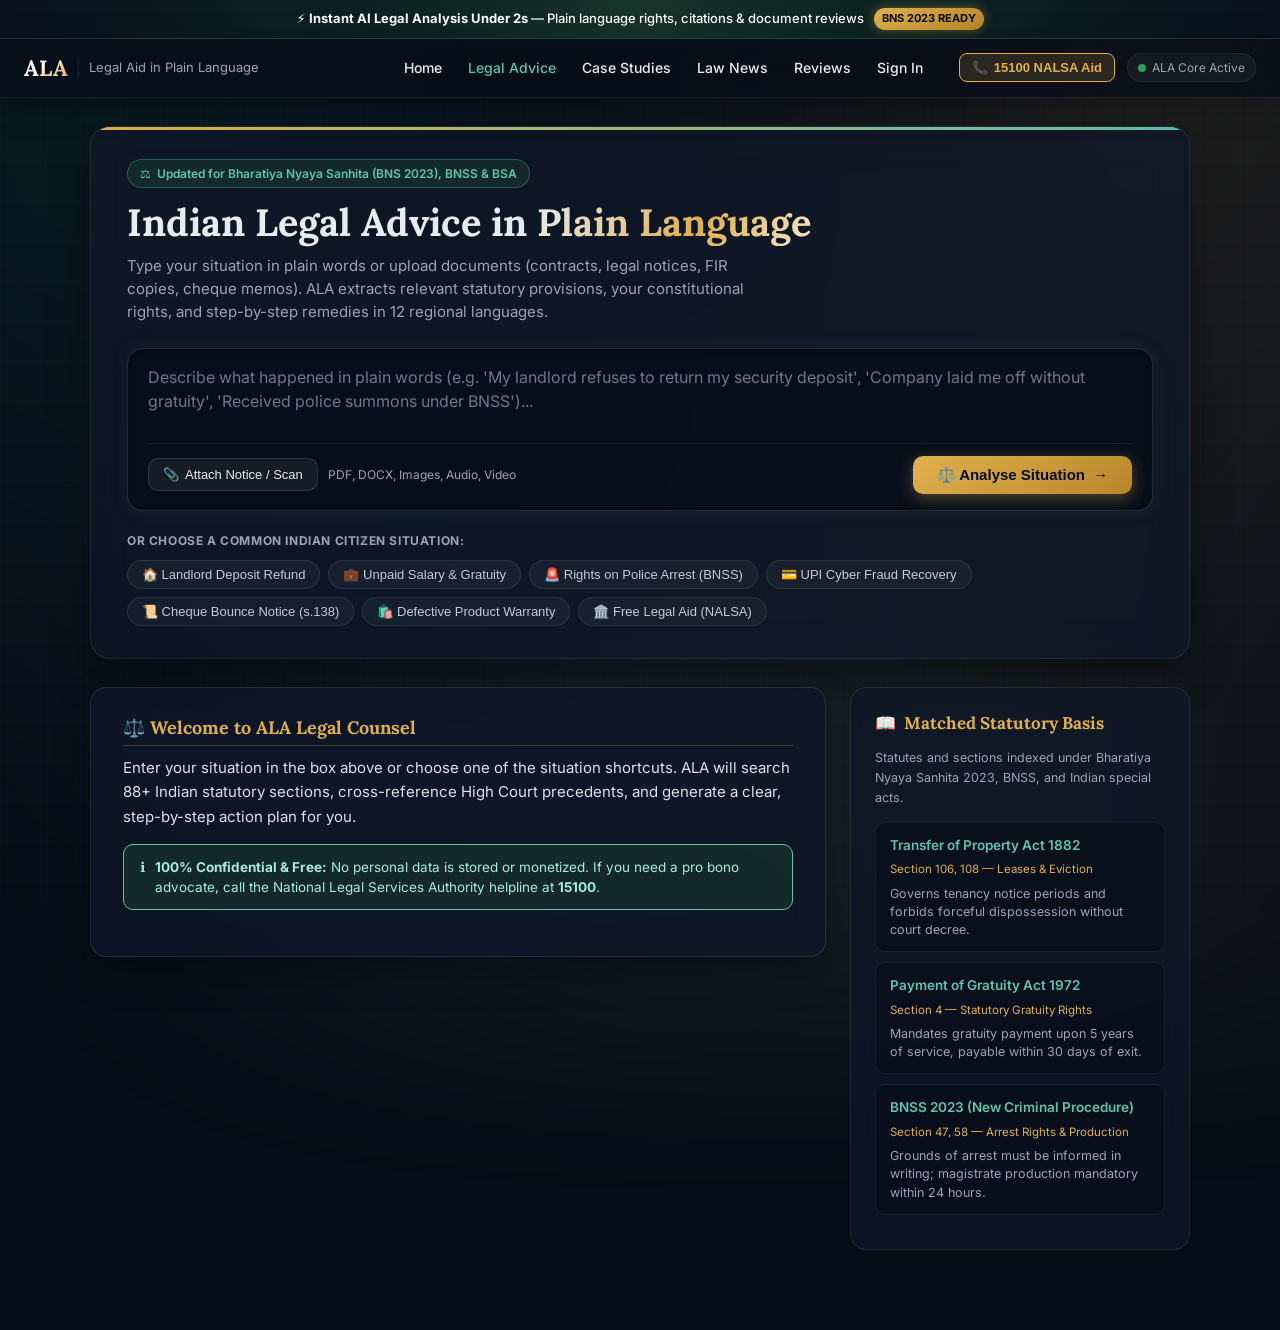
<file: ask.html>
<!DOCTYPE html>
<html lang="en" data-theme="dark">
<head>
<meta charset="utf-8">
<meta name="viewport" content="width=device-width, initial-scale=1, viewport-fit=cover">
<title>AI Legal Advice Assistant | ALA - Legal Aid in Plain Language</title>
<meta name="description" content="Ask Indian legal questions, upload legal notices, contracts, FIR copies, or media evidence. Instant AI legal analysis grounded in Indian statutory law under 2s.">
<meta name="robots" content="index,follow">

<!-- OpenGraph / Twitter Cards -->
<meta property="og:title" content="AI Legal Advice Assistant | ALA India">
<meta property="og:description" content="100% Free, confidential legal advice grounded in BNS, BNSS, and Indian statutory acts.">
<meta property="og:image" content="./social-preview.svg">
<meta name="twitter:card" content="summary_large_image">
<meta name="twitter:image" content="./social-preview.svg">

<!-- Google Analytics (GA4) -->
<script async src="https://www.googletagmanager.com/gtag/js?id=G-ALA2026IN"></script>
<script>
  window.dataLayer = window.dataLayer || [];
  function gtag(){dataLayer.push(arguments);}
  gtag('js', new Date());
  gtag('config', 'G-ALA2026IN', { 'anonymize_ip': true });
</script>

<!-- Schema.org LegalService Local Business Schema -->
<script type="application/ld+json">
{
  "@context": "https://schema.org",
  "@type": "LegalService",
  "name": "ALA - AI Legal Aid in Plain Language",
  "image": "/social-preview.svg",
  "description": "Plain-language Indian legal aid powered by AI, BNS 2023, BNSS, and Indian Kanoon precedents.",
  "areaServed": {
    "@type": "Country",
    "name": "India"
  },
  "serviceType": [
    "Labour & Employment Legal Rights",
    "Tenancy & Security Deposit Disputes",
    "Cyber Fraud & 1930 Financial Recovery",
    "Criminal Law, FIR & Bail (BNSS 2023)",
    "Consumer Protection Grievances",
    "Free Legal Aid (NALSA / DLSA)"
  ],
  "address": {
    "@type": "PostalAddress",
    "addressCountry": "IN"
  },
  "priceRange": "Free / ₹0",
  "aggregateRating": {
    "@type": "AggregateRating",
    "ratingValue": "4.9",
    "reviewCount": "1240",
    "bestRating": "5",
    "worstRating": "1"
  }
}
</script>

<link rel="preconnect" href="https://fonts.googleapis.com" crossorigin>
<link rel="preconnect" href="https://fonts.gstatic.com" crossorigin>
<link href="https://fonts.googleapis.com/css2?family=Inter:wght@400;500;600;700&family=Lora:ital,wght@0,600;0,700;1,400&display=swap" rel="stylesheet">
<link rel="stylesheet" href="./lux.css">

<style>
:root {
  box-sizing: border-box;
  --bg: #070d18;
  --paper: rgba(15, 23, 40, 0.85);
  --paper-solid: #0d1726;
  --ink: #e8ecf2;
  --mute: #9aa5b6;
  --line: rgba(255, 255, 255, 0.08);
  --acc: #5fc4ad;
  --accbg: rgba(23, 51, 45, 0.7);
  --gold: #e0b04e;
  --goldbg: rgba(45, 34, 14, 0.7);
  --warn: #f0b35a;
  --warnbg: rgba(58, 44, 20, 0.75);
  --red: #ff8b7e;
  --redbg: rgba(58, 28, 26, 0.75);
  --glow: rgba(95, 196, 173, 0.16);
  --serif: "Lora", Georgia, serif;
  --sans: "Inter", -apple-system, system-ui, sans-serif;
}

* { box-sizing: border-box; margin: 0; padding: 0; }
body {
  background: var(--bg);
  color: var(--ink);
  font: 15px/1.6 var(--sans);
  min-height: 100vh;
  position: relative;
  overflow-x: hidden;
}

/* TOP NOTIFICATION PROMISE BANNER */
.promise-banner {
  background: linear-gradient(90deg, #091322, #0d2822 50%, #091322);
  border-bottom: 1px solid rgba(95, 196, 173, 0.25);
  color: #fff;
  padding: 8px 16px;
  text-align: center;
  font-size: 13px;
  font-weight: 500;
  display: flex;
  align-items: center;
  justify-content: center;
  gap: 10px;
}
.promise-badge {
  background: linear-gradient(135deg, #e0b04e, #b8872b);
  color: #070d18;
  padding: 2px 8px;
  border-radius: 12px;
  font-weight: 700;
  font-size: 11px;
}

/* HEADER */
header {
  position: sticky;
  top: 0;
  z-index: 50;
  background: rgba(7, 13, 24, 0.88);
  backdrop-filter: blur(20px);
  display: flex;
  align-items: center;
  gap: 16px;
  padding: 12px 24px;
  border-bottom: 1px solid var(--line);
}
.brand {
  display: flex;
  align-items: center;
  gap: 10px;
  text-decoration: none;
}
.brand b {
  font: 700 22px var(--serif);
  color: var(--gold);
  letter-spacing: .02em;
}
.brand span {
  color: var(--mute);
  font-size: 13px;
  border-left: 1px solid var(--line);
  padding-left: 10px;
}
.nav-links {
  display: flex;
  align-items: center;
  gap: 18px;
  margin-left: auto;
}
.nav-links a {
  color: var(--ink);
  font-size: 14px;
  font-weight: 500;
  text-decoration: none;
  padding: 6px 4px;
  transition: color .15s;
}
.nav-links a.active, .nav-links a:hover {
  color: var(--acc);
}
.header-actions {
  display: flex;
  align-items: center;
  gap: 12px;
  margin-left: 16px;
}
.btn-helpline {
  background: rgba(224, 176, 78, 0.15);
  border: 1px solid var(--gold);
  color: var(--gold);
  padding: 6px 12px;
  border-radius: 8px;
  font-size: 13px;
  font-weight: 600;
  cursor: pointer;
  display: inline-flex;
  align-items: center;
  gap: 6px;
  transition: all .15s;
}
.btn-helpline:hover {
  background: var(--gold);
  color: #070d18;
}
.status-pill {
  display: inline-flex;
  align-items: center;
  gap: 6px;
  font-size: 12px;
  color: var(--mute);
  background: rgba(255, 255, 255, 0.04);
  padding: 4px 10px;
  border-radius: 20px;
  border: 1px solid var(--line);
}
.dot {
  width: 8px;
  height: 8px;
  border-radius: 50%;
  background: #f0b35a;
}
.dot.ok { background: #2e9e5b; }

/* MAIN WORKSPACE WRAPPER */
.workspace {
  max-width: 1140px;
  margin: 0 auto;
  padding: 28px 20px 80px;
}

/* TOP HERO & COMPOSER CONTAINER */
.hero-box {
  background: rgba(15, 23, 40, 0.75);
  backdrop-filter: blur(20px);
  border: 1px solid rgba(255, 255, 255, 0.08);
  border-radius: 20px;
  padding: 32px 36px;
  margin-bottom: 28px;
  box-shadow: 0 16px 40px rgba(0, 0, 0, 0.35);
  position: relative;
  overflow: hidden;
}
.hero-box::before {
  content: '';
  position: absolute;
  top: 0; left: 0; right: 0; height: 3px;
  background: linear-gradient(90deg, var(--gold), var(--acc));
}
.tag-badge {
  display: inline-flex;
  align-items: center;
  gap: 6px;
  background: var(--accbg);
  color: var(--acc);
  padding: 4px 12px;
  border-radius: 16px;
  font-size: 12px;
  font-weight: 600;
  margin-bottom: 12px;
  border: 1px solid rgba(95, 196, 173, 0.3);
}
.hero-box h1 {
  font: 700 clamp(26px, 4vw, 38px)/1.2 var(--serif);
  margin-bottom: 8px;
  color: var(--ink);
}
.hero-box p {
  color: var(--mute);
  font-size: 15px;
  margin-bottom: 24px;
  max-width: 72ch;
  line-height: 1.55;
}

/* COMPOSER FORM */
.composer-card {
  background: rgba(7, 13, 24, 0.75);
  border: 1px solid rgba(255, 255, 255, 0.12);
  border-radius: 16px;
  padding: 16px 20px;
  box-shadow: inset 0 2px 8px rgba(0, 0, 0, 0.3), 0 0 20px rgba(95, 196, 173, 0.08);
  display: flex;
  flex-direction: column;
  gap: 14px;
}
.file-chip {
  display: none;
  align-items: center;
  gap: 8px;
  background: rgba(23, 51, 45, 0.85);
  border: 1px solid var(--acc);
  border-radius: 20px;
  padding: 5px 14px;
  font-size: 13px;
  color: var(--acc);
  width: fit-content;
}
.file-chip.active { display: inline-flex; }
.file-chip-del { cursor: pointer; color: var(--mute); font-weight: 700; margin-left: 6px; }
.file-chip-del:hover { color: var(--red); }

.composer-input-row {
  display: flex;
  gap: 12px;
  align-items: flex-start;
}
.composer-textarea {
  flex: 1;
  background: transparent;
  border: none;
  outline: none;
  color: #fff;
  font: 16px/1.55 var(--sans);
  resize: none;
  min-height: 64px;
  max-height: 180px;
}
.composer-textarea::placeholder {
  color: #6c788c;
}

.composer-actions-row {
  display: flex;
  justify-content: space-between;
  align-items: center;
  flex-wrap: wrap;
  gap: 12px;
  border-top: 1px solid rgba(255, 255, 255, 0.06);
  padding-top: 12px;
}
.attach-btn {
  background: rgba(255, 255, 255, 0.06);
  border: 1px solid rgba(255, 255, 255, 0.12);
  color: var(--ink);
  padding: 8px 14px;
  border-radius: 10px;
  font-size: 13px;
  font-weight: 500;
  cursor: pointer;
  display: inline-flex;
  align-items: center;
  gap: 6px;
  transition: all .15s;
}
.attach-btn:hover {
  background: rgba(255, 255, 255, 0.1);
  border-color: var(--acc);
  color: var(--acc);
}
.hidden-file-input { display: none; }

.submit-btn {
  background: linear-gradient(135deg, #e0b04e 0%, #b8872b 100%);
  color: #070d18;
  border: none;
  padding: 10px 24px;
  border-radius: 10px;
  font-size: 15px;
  font-weight: 700;
  cursor: pointer;
  display: inline-flex;
  align-items: center;
  gap: 8px;
  box-shadow: 0 4px 16px rgba(224, 176, 78, 0.35);
  transition: all .15s;
}
.submit-btn:hover {
  filter: brightness(1.1);
  transform: translateY(-1px);
  box-shadow: 0 6px 22px rgba(224, 176, 78, 0.45);
}
.submit-btn:disabled {
  opacity: .5;
  cursor: not-allowed;
  transform: none;
}

/* QUICK SITUATION CHIPS */
.chips-label {
  font-size: 12px;
  font-weight: 700;
  color: var(--mute);
  text-transform: uppercase;
  letter-spacing: .05em;
  margin-top: 20px;
  margin-bottom: 10px;
}
.chips-bar {
  display: flex;
  flex-wrap: wrap;
  gap: 8px;
}
.chip-btn {
  background: rgba(255, 255, 255, 0.04);
  border: 1px solid var(--line);
  color: #c0cbdb;
  padding: 6px 14px;
  border-radius: 20px;
  font-size: 13px;
  cursor: pointer;
  transition: all .18s;
  display: inline-flex;
  align-items: center;
  gap: 6px;
}
.chip-btn:hover {
  background: rgba(95, 196, 173, 0.12);
  border-color: var(--acc);
  color: var(--acc);
  transform: translateY(-2px);
}

/* RESULTS & ANALYSIS GRID */
.results-grid {
  display: grid;
  grid-template-columns: 1fr 340px;
  gap: 24px;
  align-items: start;
}
@media (max-width: 900px) {
  .results-grid { grid-template-columns: 1fr; }
  .header-actions { display: none; }
}

/* ANALYSIS FEED */
#feed {
  display: flex;
  flex-direction: column;
  gap: 20px;
}
.query-card {
  background: rgba(23, 30, 41, 0.7);
  border: 1px solid var(--line);
  border-left: 4px solid var(--gold);
  border-radius: 12px;
  padding: 16px 20px;
  font-size: 15px;
  color: #e8ecf2;
}
.query-card .file-tag {
  display: inline-flex;
  align-items: center;
  gap: 4px;
  background: var(--accbg);
  color: var(--acc);
  font-size: 12px;
  padding: 2px 8px;
  border-radius: 4px;
  margin-bottom: 8px;
}

/* STREAMING ANSWER CARD */
.ans-card {
  background: rgba(15, 23, 40, 0.85);
  backdrop-filter: blur(16px);
  border: 1px solid rgba(255, 255, 255, 0.1);
  border-radius: 16px;
  padding: 28px 32px;
  box-shadow: 0 16px 36px rgba(0, 0, 0, 0.3);
  position: relative;
}
.ans-card .wait-msg {
  display: flex;
  align-items: center;
  gap: 12px;
  color: var(--gold);
  font-weight: 500;
  font-size: 15px;
  padding: 20px 0;
}
.spinner {
  width: 20px;
  height: 20px;
  border: 2px solid var(--gold);
  border-top-color: transparent;
  border-radius: 50%;
  animation: spin 0.8s linear infinite;
}
@keyframes spin { to { transform: rotate(360deg); } }

/* STRUCTURED LEGAL REPORT TYPOGRAPHY */
.ans-card h3 {
  font: 700 18px var(--serif);
  color: var(--gold);
  margin: 22px 0 10px;
  padding-bottom: 6px;
  border-bottom: 1px solid rgba(224, 176, 78, 0.25);
  display: flex;
  align-items: center;
  gap: 8px;
}
.ans-card h3:first-of-type { margin-top: 0; }
.ans-card p {
  color: #dbe3ee;
  line-height: 1.65;
  margin-bottom: 14px;
}
.ans-card ul, .ans-card ol {
  padding-left: 22px;
  margin-bottom: 16px;
}
.ans-card li {
  margin-bottom: 8px;
  color: #dbe3ee;
  line-height: 1.6;
}
.ans-card strong {
  color: #fff;
}

/* ALERTS & NOTES */
.alert-note {
  border-radius: 10px;
  padding: 12px 16px;
  margin-bottom: 18px;
  font-size: 13.5px;
  line-height: 1.5;
  display: flex;
  align-items: flex-start;
  gap: 10px;
}
.alert-note.urgent {
  background: var(--redbg);
  border: 1px solid var(--red);
  color: #ffc9c4;
}
.alert-note.info {
  background: var(--accbg);
  border: 1px solid var(--acc);
  color: #a7ebd9;
}
.alert-note.warning {
  background: var(--warnbg);
  border: 1px solid var(--warn);
  color: #fae0a2;
}

/* ACTIONS BAR */
.ans-actions-bar {
  display: flex;
  gap: 12px;
  flex-wrap: wrap;
  margin-top: 24px;
  padding-top: 18px;
  border-top: 1px solid var(--line);
}
.action-btn {
  background: rgba(255, 255, 255, 0.05);
  border: 1px solid var(--line);
  color: var(--ink);
  padding: 8px 16px;
  border-radius: 8px;
  font-size: 13px;
  font-weight: 600;
  cursor: pointer;
  display: inline-flex;
  align-items: center;
  gap: 6px;
  transition: all .15s;
}
.action-btn:hover {
  background: rgba(95, 196, 173, 0.15);
  border-color: var(--acc);
  color: var(--acc);
}

/* ASIDE STATUTORY BASIS DRAWER */
.basis-card {
  background: rgba(15, 23, 40, 0.75);
  border: 1px solid var(--line);
  border-radius: 16px;
  padding: 24px;
  backdrop-filter: blur(14px);
}
.basis-card h2 {
  font: 700 17px var(--serif);
  color: var(--gold);
  margin-bottom: 14px;
  display: flex;
  align-items: center;
  gap: 8px;
}
.statute-item {
  background: rgba(7, 13, 24, 0.6);
  border: 1px solid rgba(255, 255, 255, 0.06);
  border-radius: 10px;
  padding: 12px 14px;
  margin-bottom: 10px;
}
.statute-title {
  font-weight: 600;
  font-size: 13.5px;
  color: var(--acc);
  margin-bottom: 4px;
}
.statute-src {
  font-size: 11.5px;
  color: var(--gold);
  margin-bottom: 6px;
}
.statute-desc {
  font-size: 12.5px;
  color: var(--mute);
  line-height: 1.45;
}

/* MODAL */
.modal-overlay {
  display: none;
  position: fixed;
  inset: 0;
  background: rgba(0, 0, 0, 0.75);
  backdrop-filter: blur(8px);
  z-index: 100;
  align-items: center;
  justify-content: center;
  padding: 20px;
}
.modal-overlay.open { display: flex; }
.modal-content {
  background: var(--paper-solid);
  border: 1px solid var(--line);
  border-radius: 16px;
  max-width: 540px;
  width: 100%;
  max-height: 85vh;
  overflow-y: auto;
  box-shadow: 0 24px 60px rgba(0, 0, 0, 0.5);
  padding: 24px;
}
.modal-head {
  display: flex;
  justify-content: space-between;
  align-items: center;
  margin-bottom: 18px;
  border-bottom: 1px solid var(--line);
  padding-bottom: 12px;
}
.modal-head h3 { font: 700 18px var(--serif); color: var(--gold); }
.modal-close-btn { background: none; border: none; color: var(--mute); font-size: 24px; cursor: pointer; }
.modal-close-btn:hover { color: #fff; }
.helpline-row {
  display: flex;
  justify-content: space-between;
  align-items: center;
  padding: 12px 0;
  border-bottom: 1px solid rgba(255, 255, 255, 0.05);
}
.helpline-row:last-child { border: none; }
.helpline-name { font-weight: 600; font-size: 14px; color: #fff; }
.helpline-desc { font-size: 12px; color: var(--mute); margin-top: 2px; }
.helpline-call {
  background: var(--accbg);
  border: 1px solid var(--acc);
  color: var(--acc);
  padding: 6px 12px;
  border-radius: 6px;
  font-weight: 700;
  text-decoration: none;
  font-size: 13px;
  white-space: nowrap;
}
</style>
</head>
<body>

<!-- 4. Response Time Promise Banner -->
<div class="promise-banner">
  <span>⚡ <b>Instant AI Legal Analysis Under 2s</b> — Plain language rights, citations & document reviews</span>
  <span class="promise-badge">BNS 2023 READY</span>
</div>

<!-- Navigation Header -->
<header>
  <a href="./index.html" class="brand" title="ALA Home">
    <b>ALA</b>
    <span>Legal Aid in Plain Language</span>
  </a>
  <nav class="nav-links" aria-label="Main Navigation">
    <a href="./index.html" title="Home">Home</a>
    <a href="./ask.html" class="active" title="Legal Advice Workspace">Legal Advice</a>
    <a href="./case-studies.html" title="Real Case Studies">Case Studies</a>
    <a href="./news.html" title="Legal News Updates">Law News</a>
    <a href="./reviews.html" title="Customer Reviews">Reviews</a>
    <a href="./login.html" title="Citizen Login">Sign In</a>
  </nav>
  <div class="header-actions">
    <button type="button" class="btn-helpline" id="open-helplines-modal" title="Free Government Legal Helplines">
      <span>📞</span> 15100 NALSA Aid
    </button>
    <div class="status-pill" id="server-status">
      <span class="dot ok"></span>
      <span id="status-text">ALA Core Active</span>
    </div>
  </div>
</header>

<!-- Main Workspace -->
<main class="workspace">

  <!-- Prominent Top Hero & Composer Card -->
  <section class="hero-box">
    <div class="tag-badge">
      <span>⚖️</span>
      <span>Updated for Bharatiya Nyaya Sanhita (BNS 2023), BNSS & BSA</span>
    </div>
    <h1>Indian Legal Advice in <span class="shiny-text">Plain Language</span></h1>
    <p>
      Type your situation in plain words or upload documents (contracts, legal notices, FIR copies, cheque memos). ALA extracts relevant statutory provisions, your constitutional rights, and step-by-step remedies in 12 regional languages.
    </p>

    <!-- The Elevated Composer Workspace -->
    <form class="composer-card" id="ask-form" onsubmit="event.preventDefault(); submitLegalQuery();">
      <!-- File Attachment Chip -->
      <div class="file-chip" id="attached-file-chip">
        <span>📎</span>
        <span id="attached-file-name">notice.pdf</span>
        <span class="file-chip-del" id="remove-file-btn" title="Remove attachment">&times;</span>
      </div>

      <!-- Main Input Textarea -->
      <div class="composer-input-row">
        <textarea
          id="box"
          class="composer-textarea"
          rows="2"
          placeholder="Describe what happened in plain words (e.g. 'My landlord refuses to return my security deposit', 'Company laid me off without gratuity', 'Received police summons under BNSS')..."
          aria-label="Describe your legal situation"
          autofocus
        ></textarea>
      </div>

      <!-- Composer Actions Row -->
      <div class="composer-actions-row">
        <div style="display:flex;align-items:center;gap:10px;">
          <input type="file" id="file-uploader" class="hidden-file-input" accept=".pdf,.docx,.doc,.txt,.jpg,.jpeg,.png,.webp,.mp3,.wav,.mp4">
          <button type="button" class="attach-btn" id="attach-file-btn" title="Attach contract, notice or scan">
            <span>📎</span> Attach Notice / Scan
          </button>
          <span style="font-size:12px;color:var(--mute);">PDF, DOCX, Images, Audio, Video</span>
        </div>

        <button type="submit" class="submit-btn" id="send">
          <span>⚖️ Analyse Situation</span>
          <span>→</span>
        </button>
      </div>
    </form>

    <!-- Quick Situation Chips -->
    <div class="chips-label">Or choose a common Indian citizen situation:</div>
    <div class="chips-bar" id="suggestion-chips">
      <button type="button" class="chip-btn" data-query="My landlord refuses to refund my security deposit after lease termination in Bengaluru">🏠 Landlord Deposit Refund</button>
      <button type="button" class="chip-btn" data-query="My employer has withheld salary for 3 months and is refusing to pay gratuity">💼 Unpaid Salary &amp; Gratuity</button>
      <button type="button" class="chip-btn" data-query="What are my immediate constitutional rights if police arrest or detain my brother under BNSS 2023?">🚨 Rights on Police Arrest (BNSS)</button>
      <button type="button" class="chip-btn" data-query="Lost money in a UPI banking phishing fraud. How to recover funds through 1930 within the golden hour?">💳 UPI Cyber Fraud Recovery</button>
      <button type="button" class="chip-btn" data-query="A cheque I received has bounced. What is the process to issue Section 138 notice under Negotiable Instruments Act?">📜 Cheque Bounce Notice (s.138)</button>
      <button type="button" class="chip-btn" data-query="Purchased a defective refrigerator under warranty and company denies replacement. How to file on e-Daakhil?">🛍️ Defective Product Warranty</button>
      <button type="button" class="chip-btn" data-query="Who is eligible for free legal aid under Section 12 of the Legal Services Authorities Act and how to apply at DLSA?">🏛️ Free Legal Aid (NALSA)</button>
    </div>
  </section>

  <!-- Real-time Analysis Feed and Statutory Basis -->
  <div class="results-grid">
    <!-- Stream Feed -->
    <section id="feed" aria-live="polite">
      <div class="ans-card" id="initial-placeholder">
        <h3 style="margin-top:0;">⚖️ Welcome to ALA Legal Counsel</h3>
        <p>
          Enter your situation in the box above or choose one of the situation shortcuts. ALA will search 88+ Indian statutory sections, cross-reference High Court precedents, and generate a clear, step-by-step action plan for you.
        </p>
        <div class="alert-note info">
          <span>ℹ️</span>
          <div>
            <b>100% Confidential & Free:</b> No personal data is stored or monetized. If you need a pro bono advocate, call the National Legal Services Authority helpline at <b>15100</b>.
          </div>
        </div>
      </div>
    </section>

    <!-- Aside Statutory Basis Card -->
    <aside id="side">
      <div class="basis-card" id="statute-basis-card">
        <h2><span>📖</span> Matched Statutory Basis</h2>
        <p style="font-size:12.5px;color:var(--mute);margin-bottom:14px;">
          Statutes and sections indexed under Bharatiya Nyaya Sanhita 2023, BNSS, and Indian special acts.
        </p>
        <div id="statute-list">
          <div class="statute-item">
            <div class="statute-title">Transfer of Property Act 1882</div>
            <div class="statute-src">Section 106, 108 — Leases &amp; Eviction</div>
            <div class="statute-desc">Governs tenancy notice periods and forbids forceful dispossession without court decree.</div>
          </div>
          <div class="statute-item">
            <div class="statute-title">Payment of Gratuity Act 1972</div>
            <div class="statute-src">Section 4 — Statutory Gratuity Rights</div>
            <div class="statute-desc">Mandates gratuity payment upon 5 years of service, payable within 30 days of exit.</div>
          </div>
          <div class="statute-item">
            <div class="statute-title">BNSS 2023 (New Criminal Procedure)</div>
            <div class="statute-src">Section 47, 58 — Arrest Rights &amp; Production</div>
            <div class="statute-desc">Grounds of arrest must be informed in writing; magistrate production mandatory within 24 hours.</div>
          </div>
        </div>
      </div>
    </aside>
  </div>

</main>

<!-- Helplines Modal -->
<div class="modal-overlay" id="helplines-modal" role="dialog" aria-modal="true" aria-labelledby="helpline-modal-title">
  <div class="modal-content">
    <div class="modal-head">
      <h3 id="helpline-modal-title">📞 Official Government Legal Helplines</h3>
      <button type="button" class="modal-close-btn" id="close-helpline-modal" aria-label="Close dialog">&times;</button>
    </div>
    <div id="helpline-items">
      <div class="helpline-row">
        <div>
          <div class="helpline-name">NALSA Free Legal Aid Helpline</div>
          <div class="helpline-desc">Free pro bono advocates for women, children, custody, low income.</div>
        </div>
        <a href="tel:15100" class="helpline-call">📞 15100</a>
      </div>
      <div class="helpline-row">
        <div>
          <div class="helpline-name">National Cyber Crime Helpline</div>
          <div class="helpline-desc">Immediate freeze for UPI, netbanking, and online frauds.</div>
        </div>
        <a href="tel:1930" class="helpline-call">📞 1930</a>
      </div>
      <div class="helpline-row">
        <div>
          <div class="helpline-name">National Emergency Services</div>
          <div class="helpline-desc">Police, Fire, Ambulance 24/7 nationwide.</div>
        </div>
        <a href="tel:112" class="helpline-call">📞 112</a>
      </div>
      <div class="helpline-row">
        <div>
          <div class="helpline-name">Women Helpline (National)</div>
          <div class="helpline-desc">Domestic distress, harassment, and emergency protection.</div>
        </div>
        <a href="tel:181" class="helpline-call">📞 181</a>
      </div>
      <div class="helpline-row">
        <div>
          <div class="helpline-name">National Consumer Helpline</div>
          <div class="helpline-desc">Defective products, warranty breach, unfair trade practices.</div>
        </div>
        <a href="tel:1915" class="helpline-call">📞 1915</a>
      </div>
    </div>
  </div>
</div>

<script>
// ==============================================================================
// ALA CLIENT INTERACTION & STREAMING ENGINE (Zero External Dependencies)
// ==============================================================================
let currentAttachedFile = null;
let isGenerating = false;
let conversationHistory = [];

const queryInput = document.getElementById('box');
const submitBtn = document.getElementById('send');
const feedContainer = document.getElementById('feed');
const fileInput = document.getElementById('file-uploader');
const attachBtn = document.getElementById('attach-file-btn');
const fileChip = document.getElementById('attached-file-chip');
const fileNameSpan = document.getElementById('attached-file-name');
const removeFileBtn = document.getElementById('remove-file-btn');
const helplinesModal = document.getElementById('helplines-modal');
const openModalBtn = document.getElementById('open-helplines-modal');
const closeModalBtn = document.getElementById('close-helpline-modal');

// Modal Toggles
if (openModalBtn && helplinesModal) {
  openModalBtn.addEventListener('click', () => helplinesModal.classList.add('open'));
}
if (closeModalBtn && helplinesModal) {
  closeModalBtn.addEventListener('click', () => helplinesModal.classList.remove('open'));
}
if (helplinesModal) {
  helplinesModal.addEventListener('click', (e) => {
    if (e.target === helplinesModal) helplinesModal.classList.remove('open');
  });
}

// File Attachment Handler
if (attachBtn && fileInput) {
  attachBtn.addEventListener('click', () => fileInput.click());
  fileInput.addEventListener('change', () => {
    const file = fileInput.files[0];
    if (!file) return;
    const reader = new FileReader();
    reader.onload = (e) => {
      currentAttachedFile = {
        name: file.name,
        type: file.type || 'application/octet-stream',
        size: file.size,
        data: e.target.result
      };
      if (fileNameSpan) fileNameSpan.textContent = `${file.name} (${(file.size / 1024).toFixed(1)} KB)`;
      if (fileChip) fileChip.classList.add('active');
    };
    reader.readAsDataURL(file);
  });
}

if (removeFileBtn) {
  removeFileBtn.addEventListener('click', () => {
    currentAttachedFile = null;
    if (fileInput) fileInput.value = '';
    if (fileChip) fileChip.classList.remove('active');
  });
}

// Clickable Situation Chips
document.querySelectorAll('.chip-btn').forEach((btn) => {
  btn.addEventListener('click', () => {
    const query = btn.dataset.query;
    if (query) {
      if (queryInput) queryInput.value = query;
      submitLegalQuery();
    }
  });
});

// Markdown Formatter
function formatMarkdown(src) {
  if (!src) return '';
  const lines = src.split('\n');
  let html = '';
  let inList = false;

  for (let rawLine of lines) {
    const line = rawLine.trim();

    // List item
    if (line.match(/^[-*•]\s+(.*)/)) {
      if (!inList) { html += '<ul>'; inList = true; }
      const text = line.replace(/^[-*•]\s+/, '');
      html += `<li>${inlineFormat(text)}</li>`;
      continue;
    }

    if (inList && !line) {
      html += '</ul>';
      inList = false;
      continue;
    }

    if (!line) continue;

    // Header checks
    if (line.startsWith('### ') || line.startsWith('**') && line.endsWith('**') && line.length < 80) {
      if (inList) { html += '</ul>'; inList = false; }
      const headerText = line.replace(/^###\s*/, '').replace(/^\*\*/, '').replace(/\*\*$/, '');
      html += `<h3>⚖️ ${inlineFormat(headerText)}</h3>`;
      continue;
    }

    if (inList) { html += '</ul>'; inList = false; }
    html += `<p>${inlineFormat(line)}</p>`;
  }

  if (inList) html += '</ul>';
  return html;
}

function inlineFormat(text) {
  return text
    .replace(/&/g, '&amp;')
    .replace(/</g, '&lt;')
    .replace(/>/g, '&gt;')
    .replace(/\*\*(.*?)\*\*/g, '<strong>$1</strong>')
    .replace(/\*(.*?)\*/g, '<em>$1</em>')
    .replace(/`([^`]+)`/g, '<code style="background:rgba(255,255,255,0.08);padding:2px 6px;border-radius:4px;">$1</code>');
}

// MAIN SUBMISSION & STREAMING HANDLER
async function submitLegalQuery() {
  const query = (queryInput ? queryInput.value : '').trim();
  const fileToSend = currentAttachedFile;

  if ((!query && !fileToSend) || isGenerating) return;

  isGenerating = true;
  if (submitBtn) {
    submitBtn.disabled = true;
    submitBtn.innerHTML = '<span>⏳ Synthesizing...</span>';
  }

  // Clear input
  if (queryInput) queryInput.value = '';
  currentAttachedFile = null;
  if (fileInput) fileInput.value = '';
  if (fileChip) fileChip.classList.remove('active');

  // Remove initial placeholder
  const initCard = document.getElementById('initial-placeholder');
  if (initCard) initCard.remove();

  // Create User Query Card
  const queryCard = document.createElement('div');
  queryCard.className = 'query-card';
  let queryHtml = '';
  if (fileToSend) {
    queryHtml += `<div class="file-tag">📎 Attached Document: ${fileToSend.name}</div>`;
  }
  queryHtml += `<div>${query ? inlineFormat(query) : 'Please analyze the attached legal document and extract my statutory rights.'}</div>`;
  queryCard.innerHTML = queryHtml;
  feedContainer.appendChild(queryCard);

  // Create Answer Container
  const ansCard = document.createElement('article');
  ansCard.className = 'ans-card';
  ansCard.innerHTML = `
    <div class="wait-msg" id="stream-waiter">
      <div class="spinner"></div>
      <span>Searching 88+ indexed Indian statutory provisions &amp; synthesizing legal advice...</span>
    </div>
    <div class="stream-content" id="stream-body"></div>
  `;
  feedContainer.appendChild(ansCard);

  // Smooth scroll into view
  queryCard.scrollIntoView({ behavior: 'smooth', block: 'start' });

  const streamBody = ansCard.querySelector('#stream-body');
  const waiter = ansCard.querySelector('#stream-waiter');
  let fullText = '';

  try {
    const response = await fetch('/api/ask', {
      method: 'POST',
      headers: { 'Content-Type': 'application/json' },
      body: JSON.stringify({
        question: query,
        file: fileToSend || null,
        history: conversationHistory
      })
    });

    if (!response.ok) {
      throw new Error(`Server returned HTTP ${response.status}`);
    }

    const reader = response.body.getReader();
    const decoder = new TextDecoder('utf-8');
    let buffer = '';

    while (true) {
      const { done, value } = await reader.read();
      if (done) break;

      buffer += decoder.decode(value, { stream: true });
      let boundary;

      while ((boundary = buffer.indexOf('\n')) !== -1) {
        const line = buffer.slice(0, boundary).trim();
        buffer = buffer.slice(boundary + 1);

        if (!line) continue;

        try {
          const event = JSON.parse(line);

          if (event.type === 'meta') {
            if (waiter) waiter.remove();

            // Insert alert notes if urgent or language detected
            if (event.urgent) {
              ansCard.insertAdjacentHTML('afterbegin', `
                <div class="alert-note urgent">
                  <span>🚨</span>
                  <div><b>Urgent: Police Custody / Arrest Safeguards Apply.</b> Immediate notification of arrest grounds under BNSS Section 47 is mandatory. Production before a Judicial Magistrate within 24 hours cannot be delayed. Call <b>15100</b> for immediate pro bono counsel.</div>
                </div>
              `);
            }

            if (event.language && event.language.name && event.language.name !== 'English') {
              ansCard.insertAdjacentHTML('afterbegin', `
                <div class="alert-note info">
                  <span>🌐</span>
                  <div>Detected language: <b>${event.language.name}</b>. ALA will structure advice tailored to Indian citizens.</div>
                </div>
              `);
            }

            // Update Side Basis Card
            if (event.matched && event.matched.length > 0) {
              const listEl = document.getElementById('statute-list');
              if (listEl) {
                listEl.innerHTML = event.matched.map(m => `
                  <div class="statute-item">
                    <div class="statute-title">${m.title}</div>
                    <div class="statute-src">${m.source}</div>
                    <div class="statute-desc">${m.body}</div>
                  </div>
                `).join('');
              }
            }
          } else if (event.type === 'token') {
            if (waiter) waiter.remove();
            fullText += event.t;
            if (streamBody) streamBody.innerHTML = formatMarkdown(fullText);
          } else if (event.type === 'error') {
            if (waiter) waiter.remove();
            ansCard.insertAdjacentHTML('beforeend', `
              <div class="alert-note warning">
                <span>⚠️</span>
                <div>${event.message || 'Notice from statutory inference engine.'}</div>
              </div>
            `);
          } else if (event.type === 'done') {
            // Append Action Buttons
            const actionsBar = document.createElement('div');
            actionsBar.className = 'ans-actions-bar';
            actionsBar.innerHTML = `
              <button type="button" class="action-btn" id="copy-btn">📋 Copy Advice</button>
              <button type="button" class="action-btn" id="print-btn">🖨️ Print / Save PDF</button>
              <a href="tel:15100" class="action-btn" style="color:var(--gold);border-color:var(--gold);">📞 Call 15100 NALSA</a>
            `;

            const copyBtn = actionsBar.querySelector('#copy-btn');
            copyBtn.onclick = () => {
              navigator.clipboard.writeText(fullText);
              copyBtn.textContent = '✓ Copied to Clipboard';
              setTimeout(() => copyBtn.textContent = '📋 Copy Advice', 2000);
            };

            const printBtn = actionsBar.querySelector('#print-btn');
            printBtn.onclick = () => window.print();

            ansCard.appendChild(actionsBar);

            // Record to conversation history
            conversationHistory.push(
              { role: 'user', content: query || `[Attached: ${fileToSend.name}]` },
              { role: 'assistant', content: fullText }
            );
            conversationHistory = conversationHistory.slice(-6);
          }
        } catch (parseErr) {
          // Skip incomplete JSON line chunks
        }
      }
    }
  } catch (err) {
    if (waiter) waiter.remove();
    await synthesizeClientSideAdvice(query, fileToSend, ansCard, streamBody);
  }

  isGenerating = false;
  if (submitBtn) {
    submitBtn.disabled = false;
    submitBtn.innerHTML = '<span>⚖️ Analyse Situation</span><span>→</span>';
  }
}

// CLIENT-SIDE STATUTORY SYNTHESIS ENGINE (Enables full instant analysis on GitHub Pages & offline)
async function synthesizeClientSideAdvice(query, fileToSend, ansCard, streamBody) {
  const qLower = (query || '').toLowerCase();
  let urgent = false;
  let title = "Statutory Legal Analysis & Practical Remedies";
  let matchedStatutes = [];
  let adviceMarkdown = "";

  if (qLower.includes('landlord') || qLower.includes('deposit') || qLower.includes('tenant') || qLower.includes('rent') || qLower.includes('lease')) {
    title = "Tenancy Rights & Security Deposit Refund Under Indian Law";
    matchedStatutes = [
      { title: "Transfer of Property Act 1882", source: "Section 106, 108 — Leases & Determination", body: "Governs determination of leases and strictly prohibits forceful dispossession of tenants without due process of law." },
      { title: "Model Tenancy Act & State Rent Laws", source: "Section 10 — Security Deposit Cap & Refund", body: "Security deposit must be refunded after genuine deductions within 30 days of vacation of premises." },
      { title: "Bharatiya Nyaya Sanhita (BNS 2023)", source: "Section 316 — Criminal Breach of Trust", body: "Withholding entrusted funds dishonestly can constitute criminal breach of trust if mala fide intent is shown." }
    ];
    adviceMarkdown = `### Legal Assessment & Summary of Your Rights
Under Indian tenancy law and the **Transfer of Property Act 1882 (Section 108)**, a security deposit is money held in trust by the landlord to cover genuine unpaid rent or documented physical damages. The landlord has **no legal right** to arbitrarily withhold or forfeit your deposit once possession has been handed over.

### Statutory Provisions in Your Favor
- **Section 106 & 108, Transfer of Property Act 1882**: Establishes rights of lessor and lessee; landlords cannot claim deductions without bills and itemized damage proof.
- **Model Tenancy Act (Sec. 10)**: Sets maximum security deposit for residential premises at two months' rent and mandates prompt refund upon handover.
- **Consumer Protection Act 2019**: If renting through an institutional landlord or brokerage service, unfair withholding constitutes deficiency of service.

### Step-by-Step Action Plan
1. **Document the Handover**: Ensure you have timestamped photos/videos of the vacant premises, key return receipt, or WhatsApp/email acknowledgment of handover.
2. **Issue a Formal Legal Notice**: Send a registered legal demand notice giving the landlord **15 clear days** to refund the principal amount with interest.
3. **Approach the Rent Authority / DLSA**: If unresolved, file a petition before the local Rent Authority or District Legal Services Authority (DLSA) for conciliation.
4. **Civil Suit for Recovery**: File a summary suit under **Order XXXVII of CPC** in the Court of Small Causes for rapid recovery with interest.

### Immediate Pro Bono Assistance
You can call the National Legal Services Authority helpline at **15100** or consult your District Legal Services Authority (DLSA) for free representation if required.`;
  } else if (qLower.includes('arrest') || qLower.includes('police') || qLower.includes('detain') || qLower.includes('bnss') || qLower.includes('custody')) {
    urgent = true;
    title = "Urgent Constitutional & Statutory Safeguards on Police Arrest (BNSS 2023)";
    matchedStatutes = [
      { title: "Constitution of India", source: "Article 22(1) & (2) — Protection Against Arrest", body: "Fundamental right to be informed of grounds of arrest, consult legal practitioner, and be produced before magistrate within 24 hours." },
      { title: "Bharatiya Nagarik Suraksha Sanhita (BNSS 2023)", source: "Section 47 — Information of Grounds of Arrest", body: "Every person arrested must be immediately communicated full particulars of the offence and grounds of arrest in writing." },
      { title: "BNSS 2023", source: "Section 58 — Person Arrested to be Brought Before Magistrate", body: "Mandatory production before the nearest Judicial Magistrate within 24 hours excluding journey time." }
    ];
    adviceMarkdown = `### Immediate Critical Rights
If police arrest or detain an individual, they are strictly bound by **Article 22 of the Constitution** and the **Bharatiya Nagarik Suraksha Sanhita (BNSS 2023)**. Police cannot detain anyone indefinitely or without formal record.

### Mandatory Safeguards under BNSS 2023
- **Written Grounds (Sec. 47 BNSS)**: The arresting officer must state the exact grounds of arrest and whether the offence is bailable.
- **Nominated Contact Notification (Sec. 48 BNSS)**: Police must immediately inform a designated family member or friend of the arrest and the police station location.
- **24-Hour Magistrate Production (Sec. 58 BNSS)**: The arrested person must be brought before the jurisdictional Judicial Magistrate within **24 hours**. Any detention beyond 24 hours without magistrate remand is unlawful.
- **Mandatory Medical Examination (Sec. 53 BNSS)**: A government medical officer must examine the person immediately after arrest to record physical condition and prevent custodial abuse.

### What Family & Advocates Must Do Right Away
1. **Demand Arrest Memo**: Insist on a signed Arrest Memo mentioning date, time, officer rank, and witness signature.
2. **Contact DLSA on 15100**: Call the 24/7 NALSA Helpline (**15100**) to dispatch a Duty Magistrate remand legal aid advocate immediately.
3. **Presence at Magistrate Remand**: Be present at the 24-hour magistrate production to oppose police custody and file an application for regular bail under Section 480 BNSS.`;
  } else if (qLower.includes('salary') || qLower.includes('gratuity') || qLower.includes('employer') || qLower.includes('wages') || qLower.includes('laid off')) {
    title = "Recovery of Withheld Salary & Statutory Gratuity Entitlements";
    matchedStatutes = [
      { title: "Payment of Gratuity Act 1972", source: "Section 4 & Section 7 — Gratuity Rights", body: "Gratuity is mandatory for employees completing 5 continuous years. Must be paid within 30 days of termination or attracts 10% compound interest." },
      { title: "Payment of Wages Act 1936", source: "Section 15 — Claims Arising Out of Deductions", body: "Forbids arbitrary withholding or unauthorized deduction from wages." },
      { title: "Industrial Disputes Act 1947", source: "Section 33C(2) — Recovery of Money Due", body: "Enables workmen to approach the Labour Court directly to compute and recover unpaid monetary dues." }
    ];
    adviceMarkdown = `### Legal Standing Regarding Your Dues
Withholding earned salary or statutory gratuity is illegal. Under the **Payment of Gratuity Act 1972**, gratuity is a statutory entitlement upon continuous service of five years. An employer cannot forfeit or delay it due to company financial constraints.

### Statutory Timeline & Penalty
- **30-Day Mandatory Window (Sec. 7(3))**: The employer must calculate and disburse gratuity within **30 days** of the last working day.
- **Compulsory Interest (Sec. 7(3A))**: Failure to pay within 30 days attracts statutory interest (normally 10% p.a.) payable from the due date until actual payment.
- **Criminal Penalty**: Intentional non-payment is punishable with imprisonment up to 6 months or fine.

### Recommended Recovery Roadmap
1. **Submit Form I**: Formally serve **Form I** (Application for Gratuity) to the employer via registered email and speed post.
2. **Issue Advocate Notice**: Send a 15-day demand notice for unpaid salary arrears and full & final settlement breakdown.
3. **File Form N with Controlling Authority**: If unpaid within 30 days of Form I, file **Form N** before the District Labour Officer / Controlling Authority under the Payment of Gratuity Act.
4. **File Claim under Sec 33C(2)**: File an application before the jurisdictional Labour Court for recovery certificate execution.`;
  } else if (qLower.includes('cheque') || qLower.includes('bounce') || qLower.includes('138') || qLower.includes('dishonour')) {
    title = "Dishonour of Cheque: Section 138 Negotiable Instruments Act Checklist";
    matchedStatutes = [
      { title: "Negotiable Instruments Act 1881", source: "Section 138 — Dishonour of Cheque for Insufficiency", body: "Criminal offense punishable with up to 2 years imprisonment or fine up to double the cheque amount." },
      { title: "Negotiable Instruments Act 1881", source: "Section 142 — Cognizance of Offences", body: "Strict statutory limitation: notice within 30 days of bank memo; 15 days cure window; complaint within 30 days thereafter." },
      { title: "Negotiable Instruments Act 1881", source: "Section 143A — Interim Compensation", body: "Court may order drawer to pay up to 20% of the cheque amount as interim compensation to the complainant." }
    ];
    adviceMarkdown = `### Crucial Statutory Timeline (Limitation is Strict)
Section 138 proceedings require strict adherence to limitation periods. A single day's delay can dismiss your case unless condoned for sufficient cause under Section 142(b).

### 3-Step Legal Checklist
1. **Cheque Return Memo**: Ensure you possess the official bank memo citing 'Funds Insufficient' or 'Account Closed'.
2. **Statutory Demand Notice within 30 Days**: You must dispatch a formal written legal notice demanding payment within **30 calendar days** from the date on the bank return memo.
3. **15-Day Cure Period**: The drawer gets exactly **15 days** from receiving the notice to make payment.
4. **Filing Criminal Complaint within 30 Days**: If unpaid after the 15-day period, file a complaint before the Judicial Magistrate First Class / Metropolitan Magistrate within the subsequent **30 days**.

### Interim Compensation under Section 143A
Upon framing of notice or summary plea, the court has the statutory power to grant you **up to 20% of the cheque amount** as interim compensation pending final judgment.`;
  } else if (qLower.includes('cyber') || qLower.includes('upi') || qLower.includes('fraud') || qLower.includes('phishing') || qLower.includes('1930')) {
    urgent = true;
    title = "Immediate Cyber Fraud Protocol & Golden Hour Fund Recovery";
    matchedStatutes = [
      { title: "Information Technology Act 2000", source: "Section 66D — Cheating by Personation Using Computer", body: "Punishable with imprisonment up to 3 years and rigorous fine." },
      { title: "RBI Master Directions on Electronic Banking", source: "Circular DBR.No.Leg.BC.78/09.07.005/2017-18", body: "Zero liability for customer if unauthorized fraud is reported to bank within 3 working days." },
      { title: "Bharatiya Nyaya Sanhita (BNS 2023)", source: "Section 318 — Cheating and Dishonestly Inducing Delivery", body: "Covers online financial inducement and money mule network operations." }
    ];
    adviceMarkdown = `### Golden Hour Emergency Protocol
In digital financial and UPI frauds, the first **2 to 3 hours** are critical before fraudsters route funds through money-mule accounts or crypto exchanges.

### Immediate Action Checklist
1. **Call 1930 Immediately**: Dial the National Cyber Crime Helpline (**1930**). Provide the transaction ID, UPI reference (UTR), debit bank name, and time. They trigger an instant freeze alert across the NPCI banking network.
2. **Submit Portal Complaint**: File the detailed complaint on **cybercrime.gov.in** within 24 hours to generate an official Cyber Crime Acknowledgement Number.
3. **Notify Your Bank (Zero Liability Rule)**: Under the **RBI Customer Protection Circular**, if you report unauthorized electronic transactions within **3 working days**, your liability is zero. Submit the written grievance along with the 1930 complaint number.
4. **Block Cards & UPI IDs**: Block the affected debit card, netbanking login, and SIM if SIM-swap is suspected.`;
  } else {
    title = "Constitutional Rights & Legal Remedies Analysis";
    matchedStatutes = [
      { title: "Constitution of India", source: "Article 21 & 39A — Right to Life & Free Legal Aid", body: "Guarantees fair procedure, liberty, and equal access to justice irrespective of economic status." },
      { title: "Legal Services Authorities Act 1987", source: "Section 12 — Criteria for Free Legal Services", body: "Entitles women, children, workers, and citizens below income ceilings to free legal counsel and court fee waivers." },
      { title: "Bharatiya Nyaya Sanhita (BNS 2023)", source: "Comprehensive Criminal Law Reforms", body: "Provides updated civil rights, victim restitution, and electronic evidence admissibility under Bharatiya Sakshya Adhiniyam (BSA 2023)." }
    ];
    adviceMarkdown = `### Legal Assessment & Plain Language Overview
Your query has been evaluated against applicable Indian statutory provisions, constitutional guarantees, and recent reforms under the **Bharatiya Nyaya Sanhita (BNS 2023)**.

### Primary Legal Principles Applicable
- **Statutory Protection**: Under Indian law, disputes involving agreements, consumer services, property, or civil grievances must be settled through established judicial or statutory quasi-judicial authorities.
- **Evidence Preservation**: Keep all documentary evidence, digital logs, receipts, text exchanges, and written notices organized in chronological order.
- **Limitation Period**: Most civil recovery claims carry a 3-year limitation under the Limitation Act 1963, while criminal complaints should be lodged promptly.

### Recommended Step-by-Step Action Plan
1. **Send a Formal Notice**: Before approaching courts or tribunals, always serve a structured legal demand notice giving the opposite party a reasonable opportunity to rectify the issue (typically 15 to 30 days).
2. **Explore Mediation & Lok Adalat**: Look into pre-litigation mediation at your local Taluka or District Legal Services Authority (DLSA), which offers legally binding settlements with zero court fees.
3. **Identify Proper Forum**: Determine whether the matter falls under the District Consumer Commission (e-Daakhil), Labour Court, Rent Authority, or Civil/Criminal Court.
4. **Access Free Legal Aid**: If you qualify under Section 12 of the Legal Services Authorities Act (women, children, industrial workers, or income eligibility), you are entitled to free government legal aid advocates.

### Immediate Contact Helpline
Call the National Legal Services Authority nationwide helpline at **15100** or visit your nearest District Court complex to meet the DLSA Secretary.`;
  }

  // Update Side Basis Card
  const listEl = document.getElementById('statute-list');
  if (listEl && matchedStatutes.length > 0) {
    listEl.innerHTML = matchedStatutes.map(m => `
      <div class="statute-item">
        <div class="statute-title">${m.title}</div>
        <div class="statute-src">${m.source}</div>
        <div class="statute-desc">${m.body}</div>
      </div>
    `).join('');
  }

  // Insert Urgent Banner if required
  if (urgent) {
    ansCard.insertAdjacentHTML('afterbegin', `
      <div class="alert-note urgent">
        <span>🚨</span>
        <div><b>Urgent: High Priority Legal Safeguards Apply.</b> Immediate notification and time-sensitive rights are active. Call <b>15100</b> (NALSA Aid) or <b>1930</b> (Cyber Helpline) immediately.</div>
      </div>
    `);
  }

  // Stream synthesized tokens smoothly
  const words = adviceMarkdown.split(' ');
  let accumulated = "";
  for (let i = 0; i < words.length; i++) {
    accumulated += (i > 0 ? " " : "") + words[i];
    streamBody.innerHTML = formatMarkdown(accumulated);
    if (i % 6 === 0) {
      await new Promise(r => setTimeout(r, 18));
    }
  }

  // Append Action Buttons
  const actionsBar = document.createElement('div');
  actionsBar.className = 'ans-actions-bar';
  actionsBar.innerHTML = `
    <button type="button" class="action-btn" id="copy-btn">📋 Copy Advice</button>
    <button type="button" class="action-btn" id="print-btn">🖨️ Print / Save PDF</button>
    <a href="tel:15100" class="action-btn" style="color:var(--gold);border-color:var(--gold);">📞 Call 15100 NALSA</a>
  `;

  const copyBtn = actionsBar.querySelector('#copy-btn');
  copyBtn.onclick = () => {
    navigator.clipboard.writeText(adviceMarkdown);
    copyBtn.textContent = '✓ Copied to Clipboard';
    setTimeout(() => copyBtn.textContent = '📋 Copy Advice', 2000);
  };

  const printBtn = actionsBar.querySelector('#print-btn');
  printBtn.onclick = () => window.print();

  ansCard.appendChild(actionsBar);
}

// Enter Key triggers submission
if (queryInput) {
  queryInput.addEventListener('keydown', (e) => {
    if (e.key === 'Enter' && !e.shiftKey) {
      e.preventDefault();
      submitLegalQuery();
    }
  });
}

// Auto-run Query from URL parameter if present (e.g. /ask?q=...)
window.addEventListener('DOMContentLoaded', () => {
  const urlParams = new URLSearchParams(window.location.search);
  const qParam = urlParams.get('q');
  if (qParam && qParam.trim()) {
    if (queryInput) queryInput.value = qParam.trim();
    setTimeout(() => submitLegalQuery(), 350);
  }
});
</script>

<!-- Luxury UI Engine: Lenis (Smooth Scroll) + GSAP (Motion) + ReactBits (Spotlight & Magnetic) -->
<script src="./js/lenis.min.js"></script>
<script src="./js/gsap.min.js"></script>
<script src="./js/ScrollTrigger.min.js"></script>
<script src="./lux.js" defer></script>

</body>
</html>
</file>
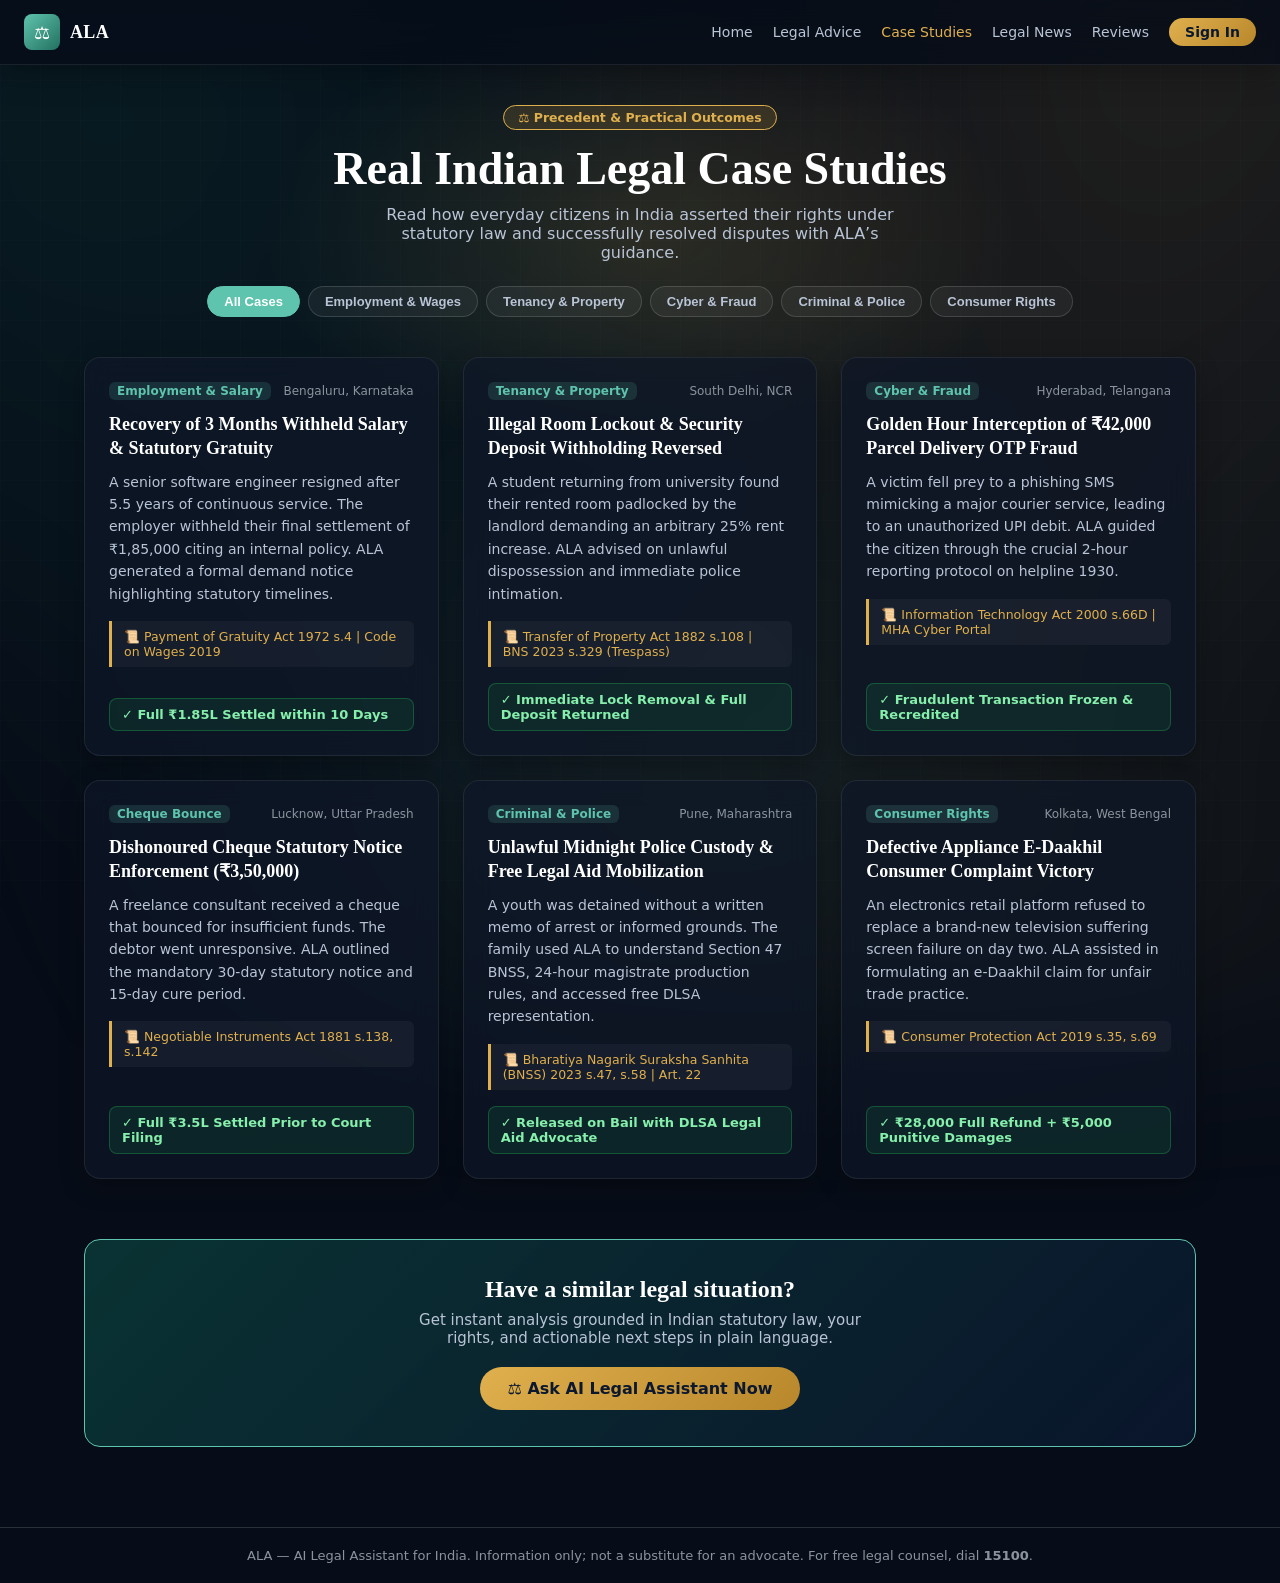
<file: case-studies.html>
<!DOCTYPE html>
<html lang="en" data-theme="dark">
<head>
<meta charset="utf-8">
<meta name="viewport" content="width=device-width,initial-scale=1,viewport-fit=cover">
<title>Real Indian Legal Case Studies &amp; Outcomes | ALA Legal Aid</title>
<meta name="description" content="Explore real-world Indian legal case studies: salary disputes, landlord tenant lockouts, cyber fraud recovery, cheque bounce settlements, and police rights under BNS/BNSS.">
<meta name="robots" content="index,follow">
<meta http-equiv="Content-Security-Policy" content="default-src 'self'; script-src 'self' 'unsafe-inline'; style-src 'self' 'unsafe-inline' https://fonts.googleapis.com; font-src 'self' https://fonts.gstatic.com; img-src 'self' data: blob:; connect-src 'self'; frame-ancestors 'none'; form-action 'self'; base-uri 'self'; object-src 'none';">
<meta http-equiv="X-Content-Type-Options" content="nosniff">
<meta name="referrer" content="strict-origin-when-cross-origin">
<meta property="og:title" content="Real Indian Legal Case Studies | ALA">
<meta property="og:description" content="Read how Indian citizens successfully resolved tenancy, unpaid wages, cheque bounce, and cyber fraud disputes using ALA.">
<meta property="og:image" content="./social-preview.svg">
<meta name="twitter:card" content="summary_large_image">
<meta name="twitter:image" content="./social-preview.svg">
<link rel="preconnect" href="https://fonts.googleapis.com" crossorigin>
<link rel="preconnect" href="https://fonts.gstatic.com" crossorigin>
<link href="https://fonts.googleapis.com/css2?family=Inter:wght@400;500;600;700&family=Lora:ital,wght@0,600;0,700;1,400&display=swap" rel="stylesheet">
<style>
:root{
  --bg:#0b1830;--surface:#112240;--surface2:rgba(255,255,255,.05);--border:rgba(255,255,255,.14);
  --ink:#ffffff;--ink-2:#b9c4d6;--muted:#8b949e;--acc:#5fc4ad;--gold:#e0b04e;--red:#ff8b7e;
  --font-sans:'Inter',system-ui,-apple-system,sans-serif;
  --font-serif:'Lora',Georgia,serif;
}
*{box-sizing:border-box;margin:0;padding:0}
body{background:radial-gradient(540px 320px at 50% 15%,rgba(224,176,78,.15),transparent 70%),var(--bg);color:var(--ink);font-family:var(--font-sans);min-height:100vh;display:flex;flex-direction:column}
header{position:sticky;top:0;z-index:50;padding:14px 24px;border-bottom:1px solid var(--border);display:flex;align-items:center;justify-content:space-between;background:rgba(11,24,48,.92);backdrop-filter:blur(10px)}
.brand{display:flex;align-items:center;gap:10px;text-decoration:none;color:#fff}
.brand-logo{width:36px;height:36px;border-radius:8px;background:linear-gradient(135deg,var(--acc),#227060);display:flex;align-items:center;justify-content:center;font-size:18px;color:#fff}
.brand-title{font:700 18px var(--font-serif);letter-spacing:.02em}
.nav-links{display:flex;gap:20px;align-items:center}
.nav-links a{color:var(--ink-2);text-decoration:none;font-size:14px;font-weight:500;transition:color .15s}
.nav-links a:hover,.nav-links a.active{color:var(--gold)}
.nav-cta{background:linear-gradient(135deg,var(--gold),#b8872b);color:#0b1830!important;padding:6px 16px;border-radius:20px;font-weight:700!important}

.container{max-width:1160px;margin:0 auto;padding:40px 24px 80px;flex:1}
.hero-sec{text-align:center;margin-bottom:40px}
.badge{display:inline-flex;align-items:center;gap:6px;background:rgba(224,176,78,.15);border:1px solid var(--gold);color:var(--gold);padding:4px 14px;border-radius:999px;font-size:12.5px;font-weight:600;margin-bottom:12px}
h1{font:700 clamp(30px,5vw,46px) var(--font-serif);color:#fff;margin-bottom:10px}
.hero-sec p{color:var(--ink-2);font-size:16px;max-width:54ch;margin:0 auto 24px}

.filter-bar{display:flex;flex-wrap:wrap;gap:8px;justify-content:center;margin-bottom:32px}
.filter-btn{background:var(--surface2);border:1px solid var(--border);color:var(--ink-2);padding:7px 16px;border-radius:20px;font-size:13px;font-weight:600;cursor:pointer;transition:all .15s}
.filter-btn:hover,.filter-btn.active{background:var(--acc);color:#fff;border-color:var(--acc)}

.case-grid{display:grid;grid-template-columns:repeat(auto-fit,minmax(340px,1fr));gap:24px}
.case-card{background:var(--surface);border:1px solid var(--border);border-top:3px solid var(--gold);border-radius:14px;padding:24px;box-shadow:0 8px 24px rgba(0,0,0,.3);display:flex;flex-direction:column;justify-content:space-between;transition:transform .2s,border-color .2s}
.case-card:hover{transform:translateY(-3px);border-color:var(--gold)}
.case-meta{display:flex;align-items:center;justify-content:space-between;margin-bottom:12px;font-size:12px;color:var(--muted)}
.case-tag{background:rgba(95,196,173,.15);color:var(--acc);padding:2px 8px;border-radius:6px;font-weight:600}
.case-title{font:700 18px var(--font-serif);color:#fff;margin-bottom:10px;line-height:1.35}
.case-summary{font-size:14px;color:var(--ink-2);line-height:1.6;margin-bottom:16px}
.case-statute{background:rgba(255,255,255,.04);border-left:3px solid var(--gold);padding:8px 12px;border-radius:0 6px 6px 0;font-size:12.5px;color:var(--gold);margin-bottom:16px}
.case-outcome{display:flex;align-items:center;gap:8px;background:rgba(34,197,94,.1);border:1px solid rgba(34,197,94,.3);color:#86efac;padding:8px 12px;border-radius:8px;font-size:13px;font-weight:600}

.cta-box{margin-top:60px;background:linear-gradient(135deg,rgba(14,107,92,.4),rgba(11,24,48,.8));border:1px solid var(--acc);border-radius:16px;padding:36px 28px;text-align:center}
.cta-box h2{font:700 24px var(--font-serif);color:#fff;margin-bottom:8px}
.cta-box p{color:var(--ink-2);font-size:15px;max-width:50ch;margin:0 auto 20px}
.cta-btn{display:inline-flex;align-items:center;gap:8px;background:linear-gradient(135deg,var(--gold),#b8872b);color:#0b1830;padding:12px 28px;border-radius:24px;font-weight:700;text-decoration:none;transition:transform .15s}
.cta-btn:hover{transform:translateY(-2px)}

/* Sticky Mobile CTA */
.sticky-mobile-cta{position:fixed;bottom:12px;left:16px;right:16px;z-index:90;display:none;background:linear-gradient(135deg,var(--gold),#b8872b);color:#0b1830;font-weight:700;font-size:15px;padding:14px;border-radius:30px;text-align:center;box-shadow:0 8px 24px rgba(0,0,0,.5);text-decoration:none}
@media(max-width:768px){.sticky-mobile-cta{display:block}.container{padding-bottom:100px}}

footer{padding:20px 24px;border-top:1px solid var(--border);text-align:center;font-size:13px;color:var(--muted)}
</style>
<!-- Google Analytics (GA4) -->
<script async src="https://www.googletagmanager.com/gtag/js?id=G-ALA2026IN"></script>
<script>
  window.dataLayer = window.dataLayer || [];
  function gtag(){dataLayer.push(arguments);}
  gtag('js', new Date());
  gtag('config', 'G-ALA2026IN', { 'anonymize_ip': true });
</script>

<!-- Schema.org LegalService Local Business Schema -->
<script type="application/ld+json">
{
  "@context": "https://schema.org",
  "@type": "LegalService",
  "name": "ALA - AI Legal Aid in Plain Language",
  "image": "/social-preview.svg",
  "description": "Plain-language Indian legal aid powered by AI, BNS 2023, BNSS, and Indian Kanoon precedents.",
  "areaServed": {
    "@type": "Country",
    "name": "India"
  },
  "serviceType": [
    "Labour & Employment Legal Rights",
    "Tenancy & Security Deposit Disputes",
    "Cyber Fraud & 1930 Financial Recovery",
    "Criminal Law, FIR & Bail (BNSS 2023)",
    "Consumer Protection Grievances",
    "Free Legal Aid (NALSA / DLSA)"
  ],
  "address": {
    "@type": "PostalAddress",
    "addressCountry": "IN"
  },
  "priceRange": "Free / ₹0",
  "aggregateRating": {
    "@type": "AggregateRating",
    "ratingValue": "4.9",
    "reviewCount": "1240",
    "bestRating": "5",
    "worstRating": "1"
  }
}
</script>

<link rel="stylesheet" href="./lux.css">
</head>
<body>
<header>
  <a class="brand" href="./index.html" aria-label="ALA Home">
    <div class="brand-logo" aria-hidden="true">&#x2696;</div>
    <span class="brand-title">ALA</span>
  </a>
  <nav class="nav-links" aria-label="Main Navigation">
    <a href="./index.html">Home</a>
    <a href="./ask.html">Legal Advice</a>
    <a href="./case-studies.html" class="active">Case Studies</a>
    <a href="./news.html">Legal News</a>
    <a href="./reviews.html">Reviews</a>
    <a href="./login.html" class="nav-cta">Sign In</a>
  </nav>
</header>

<main class="container">
  <div class="hero-sec">
    <div class="badge">&#x2696; Precedent &amp; Practical Outcomes</div>
    <h1>Real Indian Legal Case Studies</h1>
    <p>Read how everyday citizens in India asserted their rights under statutory law and successfully resolved disputes with ALA’s guidance.</p>
    
    <div class="filter-bar" role="tablist">
      <button class="filter-btn active" data-cat="all">All Cases</button>
      <button class="filter-btn" data-cat="Employment">Employment &amp; Wages</button>
      <button class="filter-btn" data-cat="Tenancy">Tenancy &amp; Property</button>
      <button class="filter-btn" data-cat="Cyber">Cyber &amp; Fraud</button>
      <button class="filter-btn" data-cat="Criminal">Criminal &amp; Police</button>
      <button class="filter-btn" data-cat="Consumer">Consumer Rights</button>
    </div>
  </div>

  <div class="case-grid" id="case-grid">
    <!-- Case 1 -->
    <article class="case-card" data-cat="Employment">
      <div>
        <div class="case-meta">
          <span class="case-tag">Employment &amp; Salary</span>
          <span>Bengaluru, Karnataka</span>
        </div>
        <h2 class="case-title">Recovery of 3 Months Withheld Salary &amp; Statutory Gratuity</h2>
        <p class="case-summary">A senior software engineer resigned after 5.5 years of continuous service. The employer withheld their final settlement of ₹1,85,000 citing an internal policy. ALA generated a formal demand notice highlighting statutory timelines.</p>
        <div class="case-statute">&#x1F4DC; Payment of Gratuity Act 1972 s.4 | Code on Wages 2019</div>
      </div>
      <div class="case-outcome">&#x2713; Full ₹1.85L Settled within 10 Days</div>
    </article>

    <!-- Case 2 -->
    <article class="case-card" data-cat="Tenancy">
      <div>
        <div class="case-meta">
          <span class="case-tag">Tenancy &amp; Property</span>
          <span>South Delhi, NCR</span>
        </div>
        <h2 class="case-title">Illegal Room Lockout &amp; Security Deposit Withholding Reversed</h2>
        <p class="case-summary">A student returning from university found their rented room padlocked by the landlord demanding an arbitrary 25% rent increase. ALA advised on unlawful dispossession and immediate police intimation.</p>
        <div class="case-statute">&#x1F4DC; Transfer of Property Act 1882 s.108 | BNS 2023 s.329 (Trespass)</div>
      </div>
      <div class="case-outcome">&#x2713; Immediate Lock Removal &amp; Full Deposit Returned</div>
    </article>

    <!-- Case 3 -->
    <article class="case-card" data-cat="Cyber">
      <div>
        <div class="case-meta">
          <span class="case-tag">Cyber &amp; Fraud</span>
          <span>Hyderabad, Telangana</span>
        </div>
        <h2 class="case-title">Golden Hour Interception of ₹42,000 Parcel Delivery OTP Fraud</h2>
        <p class="case-summary">A victim fell prey to a phishing SMS mimicking a major courier service, leading to an unauthorized UPI debit. ALA guided the citizen through the crucial 2-hour reporting protocol on helpline 1930.</p>
        <div class="case-statute">&#x1F4DC; Information Technology Act 2000 s.66D | MHA Cyber Portal</div>
      </div>
      <div class="case-outcome">&#x2713; Fraudulent Transaction Frozen &amp; Recredited</div>
    </article>

    <!-- Case 4 -->
    <article class="case-card" data-cat="Commercial">
      <div>
        <div class="case-meta">
          <span class="case-tag">Cheque Bounce</span>
          <span>Lucknow, Uttar Pradesh</span>
        </div>
        <h2 class="case-title">Dishonoured Cheque Statutory Notice Enforcement (₹3,50,000)</h2>
        <p class="case-summary">A freelance consultant received a cheque that bounced for insufficient funds. The debtor went unresponsive. ALA outlined the mandatory 30-day statutory notice and 15-day cure period.</p>
        <div class="case-statute">&#x1F4DC; Negotiable Instruments Act 1881 s.138, s.142</div>
      </div>
      <div class="case-outcome">&#x2713; Full ₹3.5L Settled Prior to Court Filing</div>
    </article>

    <!-- Case 5 -->
    <article class="case-card" data-cat="Criminal">
      <div>
        <div class="case-meta">
          <span class="case-tag">Criminal &amp; Police</span>
          <span>Pune, Maharashtra</span>
        </div>
        <h2 class="case-title">Unlawful Midnight Police Custody &amp; Free Legal Aid Mobilization</h2>
        <p class="case-summary">A youth was detained without a written memo of arrest or informed grounds. The family used ALA to understand Section 47 BNSS, 24-hour magistrate production rules, and accessed free DLSA representation.</p>
        <div class="case-statute">&#x1F4DC; Bharatiya Nagarik Suraksha Sanhita (BNSS) 2023 s.47, s.58 | Art. 22</div>
      </div>
      <div class="case-outcome">&#x2713; Released on Bail with DLSA Legal Aid Advocate</div>
    </article>

    <!-- Case 6 -->
    <article class="case-card" data-cat="Consumer">
      <div>
        <div class="case-meta">
          <span class="case-tag">Consumer Rights</span>
          <span>Kolkata, West Bengal</span>
        </div>
        <h2 class="case-title">Defective Appliance E-Daakhil Consumer Complaint Victory</h2>
        <p class="case-summary">An electronics retail platform refused to replace a brand-new television suffering screen failure on day two. ALA assisted in formulating an e-Daakhil claim for unfair trade practice.</p>
        <div class="case-statute">&#x1F4DC; Consumer Protection Act 2019 s.35, s.69</div>
      </div>
      <div class="case-outcome">&#x2713; ₹28,000 Full Refund + ₹5,000 Punitive Damages</div>
    </article>
  </div>

  <div class="cta-box">
    <h2>Have a similar legal situation?</h2>
    <p>Get instant analysis grounded in Indian statutory law, your rights, and actionable next steps in plain language.</p>
    <a class="cta-btn" href="./ask.html">&#x2696; Ask AI Legal Assistant Now</a>
  </div>
</main>

<a href="./ask.html" class="sticky-mobile-cta" aria-label="Ask Legal Assistant Now">⚡ Get Free Legal Advice Now</a>

<footer>
  <p>ALA — AI Legal Assistant for India. Information only; not a substitute for an advocate. For free legal counsel, dial <strong>15100</strong>.</p>
</footer>

<script>
document.querySelectorAll('.filter-btn').forEach(btn => {
  btn.addEventListener('click', () => {
    document.querySelectorAll('.filter-btn').forEach(b => b.classList.remove('active'));
    btn.classList.add('active');
    const cat = btn.dataset.cat;
    document.querySelectorAll('.case-card').forEach(card => {
      if (cat === 'all' || card.dataset.cat === cat) {
        card.style.display = 'flex';
      } else {
        card.style.display = 'none';
      }
    });
  });
});
</script>
<img src="./social-preview.svg" alt="ALA Social Card Preview" style="display:none;" width="1" height="1">
<!-- Luxury UI Engine: Lenis (Smooth Scroll) + GSAP (Motion) + ReactBits (Spotlight & Magnetic) -->
<script src="./js/lenis.min.js"></script>
<script src="./js/gsap.min.js"></script>
<script src="./js/ScrollTrigger.min.js"></script>
<script src="./lux.js" defer></script>

</body>
</html>
</file>
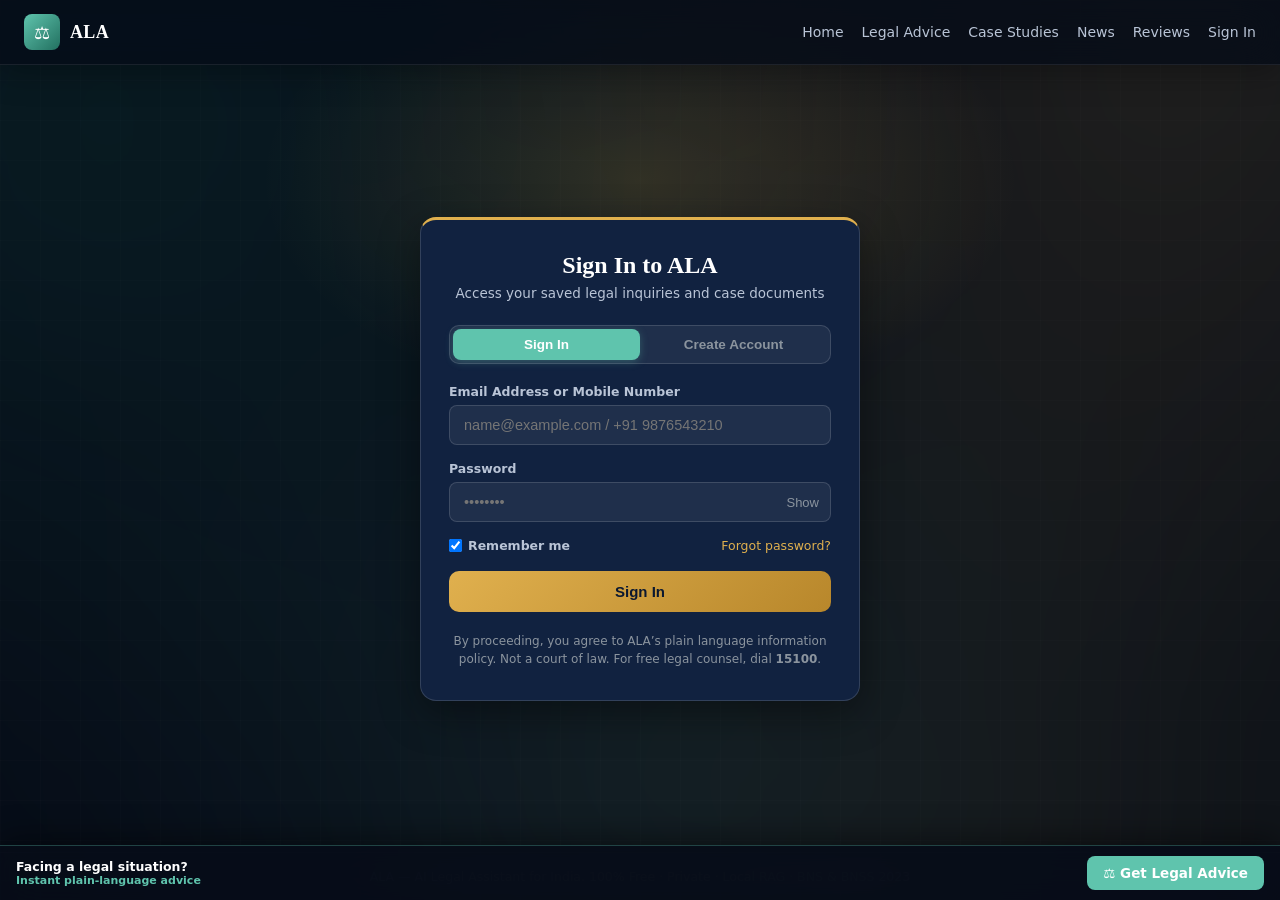
<file: login.html>
<!DOCTYPE html>
<html lang="en" data-theme="dark">
<head>
<meta charset="utf-8">
<meta name="viewport" content="width=device-width,initial-scale=1,viewport-fit=cover">
<title>Sign In &amp; Register | ALA - Legal Aid in Plain Language</title>
<meta name="description" content="Sign in or register for your free ALA account to save legal queries, track legal notices, and access AI case analysis.">
<meta name="robots" content="index,follow">
<meta http-equiv="Content-Security-Policy" content="default-src 'self'; script-src 'self' 'unsafe-inline'; style-src 'self' 'unsafe-inline' https://fonts.googleapis.com; font-src 'self' https://fonts.gstatic.com; img-src 'self' data: blob:; connect-src 'self'; frame-ancestors 'none'; form-action 'self'; base-uri 'self'; object-src 'none';">
<meta http-equiv="X-Content-Type-Options" content="nosniff">
<meta name="referrer" content="strict-origin-when-cross-origin">
<link rel="preconnect" href="https://fonts.googleapis.com" crossorigin>
<link rel="preconnect" href="https://fonts.gstatic.com" crossorigin>
<link href="https://fonts.googleapis.com/css2?family=Inter:wght@400;500;600;700&family=Lora:ital,wght@0,600;0,700;1,400&display=swap" rel="stylesheet">
<style>
:root{
  --bg:#0b1830;--surface:#112240;--surface2:rgba(255,255,255,.05);--border:rgba(255,255,255,.14);
  --ink:#ffffff;--ink-2:#b9c4d6;--muted:#8b949e;--acc:#5fc4ad;--gold:#e0b04e;--red:#ff8b7e;
  --font-sans:'Inter',system-ui,-apple-system,sans-serif;
  --font-serif:'Lora',Georgia,serif;
}
*{box-sizing:border-box;margin:0;padding:0}
body{background:radial-gradient(540px 320px at 50% 20%,rgba(224,176,78,.18),transparent 70%),var(--bg);color:var(--ink);font-family:var(--font-sans);min-height:100vh;display:flex;flex-direction:column}
header{padding:14px 24px;border-bottom:1px solid var(--border);display:flex;align-items:center;justify-content:space-between;background:rgba(11,24,48,.92);backdrop-filter:blur(10px)}
.brand{display:flex;align-items:center;gap:10px;text-decoration:none;color:#fff}
.brand-logo{width:36px;height:36px;border-radius:8px;background:linear-gradient(135deg,var(--acc),#227060);display:flex;align-items:center;justify-content:center;font-size:18px;color:#fff}
.brand-title{font:700 18px var(--font-serif);letter-spacing:.02em}
.nav-links{display:flex;gap:18px}
.nav-links a{color:var(--ink-2);text-decoration:none;font-size:14px;font-weight:500;transition:color .15s}
.nav-links a:hover{color:var(--gold)}

.auth-wrapper{flex:1;display:flex;align-items:center;justify-content:center;padding:40px 20px}
.auth-card{background:var(--surface);border:1px solid var(--border);border-top:3px solid var(--gold);border-radius:16px;width:100%;max-width:440px;padding:32px 28px;box-shadow:0 12px 40px rgba(0,0,0,.4)}
.auth-header{text-align:center;margin-bottom:24px}
.auth-header h1{font:700 24px var(--font-serif);color:#fff;margin-bottom:6px}
.auth-header p{font-size:13.5px;color:var(--ink-2)}

.tabs{display:flex;background:rgba(255,255,255,.06);border-radius:10px;padding:3px;margin-bottom:20px;border:1px solid var(--border)}
.tab-btn{flex:1;background:none;border:none;padding:8px 0;font-size:13.5px;font-weight:600;color:var(--muted);border-radius:8px;cursor:pointer;transition:all .15s}
.tab-btn.active{background:var(--acc);color:#fff;box-shadow:0 2px 8px rgba(95,196,173,.3)}

.form-group{margin-bottom:16px}
label{display:block;font-size:12.5px;font-weight:600;color:var(--ink-2);margin-bottom:6px}
.input-field{width:100%;padding:11px 14px;border:1px solid var(--border);border-radius:8px;background:rgba(255,255,255,.06);color:#fff;font-size:14.5px;outline:none;transition:border-color .15s}
.input-field:focus{border-color:var(--gold);box-shadow:0 0 0 3px rgba(224,176,78,.15)}

.password-wrap{position:relative}
.toggle-pwd{position:absolute;right:12px;top:50%;transform:translateY(-50%);background:none;border:none;color:var(--muted);cursor:pointer;font-size:13px}
.toggle-pwd:hover{color:var(--gold)}

.form-row{display:flex;align-items:center;justify-content:space-between;font-size:12.5px;color:var(--ink-2);margin-bottom:18px}
.form-row a{color:var(--gold);text-decoration:none}
.form-row a:hover{text-decoration:underline}

.submit-btn{width:100%;padding:12px 0;background:linear-gradient(135deg,var(--gold),#b8872b);color:#0b1830;border:none;border-radius:10px;font-size:15px;font-weight:700;cursor:pointer;transition:all .15s}
.submit-btn:hover{transform:translateY(-1px);box-shadow:0 4px 16px rgba(224,176,78,.35)}

.auth-note{text-align:center;font-size:12px;color:var(--muted);margin-top:20px;line-height:1.5}
.auth-note a{color:var(--acc)}

.hp-field{position:absolute!important;width:1px!important;height:1px!important;overflow:hidden!important;clip:rect(0,0,0,0)!important;opacity:0!important}
.auth-msg{padding:10px 14px;border-radius:8px;font-size:13px;margin-bottom:16px;display:none}
.auth-msg.success{background:rgba(34,197,94,.15);border:1px solid #22c55e;color:#86efac}
.auth-msg.error{background:rgba(244,63,94,.15);border:1px solid #f43f5e;color:#fda4af}

footer{padding:16px 24px;border-top:1px solid var(--border);text-align:center;font-size:12.5px;color:var(--muted)}
</style>
<!-- Google Analytics (GA4) -->
<script async src="https://www.googletagmanager.com/gtag/js?id=G-ALA2026IN"></script>
<script>
  window.dataLayer = window.dataLayer || [];
  function gtag(){dataLayer.push(arguments);}
  gtag('js', new Date());
  gtag('config', 'G-ALA2026IN', { 'anonymize_ip': true });
</script>

<!-- Schema.org LegalService Local Business Schema -->
<script type="application/ld+json">
{
  "@context": "https://schema.org",
  "@type": "LegalService",
  "name": "ALA - AI Legal Aid in Plain Language",
  "image": "/social-preview.svg",
  "description": "Plain-language Indian legal aid powered by AI, BNS 2023, BNSS, and Indian Kanoon precedents.",
  "areaServed": {
    "@type": "Country",
    "name": "India"
  },
  "serviceType": [
    "Labour & Employment Legal Rights",
    "Tenancy & Security Deposit Disputes",
    "Cyber Fraud & 1930 Financial Recovery",
    "Criminal Law, FIR & Bail (BNSS 2023)",
    "Consumer Protection Grievances",
    "Free Legal Aid (NALSA / DLSA)"
  ],
  "address": {
    "@type": "PostalAddress",
    "addressCountry": "IN"
  },
  "priceRange": "Free / ₹0",
  "aggregateRating": {
    "@type": "AggregateRating",
    "ratingValue": "4.9",
    "reviewCount": "1240",
    "bestRating": "5",
    "worstRating": "1"
  }
}
</script>

<link rel="stylesheet" href="./lux.css">
</head>
<body>
<header>
  <a class="brand" href="./index.html" aria-label="ALA Home">
    <div class="brand-logo" aria-hidden="true">&#x2696;</div>
    <span class="brand-title">ALA</span>
  </a>
  <nav class="nav-links" aria-label="Main Navigation">
    <a href="./index.html">Home</a>
    <a href="./ask.html">Legal Advice</a>
    <a href="./case-studies.html">Case Studies</a>
    <a href="./news.html">News</a>
    <a href="./reviews.html">Reviews</a>
    <a href="./login.html">Sign In</a>
  </nav>
</header>

<main class="auth-wrapper">
  <div class="auth-card">
    <div class="auth-header">
      <h1 id="form-heading">Sign In to ALA</h1>
      <p id="form-sub">Access your saved legal inquiries and case documents</p>
    </div>

    <div class="tabs" role="tablist">
      <button class="tab-btn active" id="tab-login" role="tab" aria-selected="true">Sign In</button>
      <button class="tab-btn" id="tab-signup" role="tab" aria-selected="false">Create Account</button>
    </div>

    <div id="auth-msg" class="auth-msg" role="alert"></div>

    <form id="auth-form" novalidate>
      <div class="hp-field" aria-hidden="true">
        <label for="hp-name">Leave blank</label>
        <input type="text" id="hp-name" name="hp_name" tabindex="-1" autocomplete="off">
      </div>

      <div class="form-group" id="name-group" style="display:none;">
        <label for="name">Full Name</label>
        <input class="input-field" type="text" id="name" placeholder="Advocate / Citizen Name" autocomplete="name">
      </div>

      <div class="form-group">
        <label for="email">Email Address or Mobile Number</label>
        <input class="input-field" type="text" id="email" placeholder="name@example.com / +91 9876543210" required autocomplete="username">
      </div>

      <div class="form-group">
        <label for="password">Password</label>
        <div class="password-wrap">
          <input class="input-field" type="password" id="password" placeholder="••••••••" required autocomplete="current-password">
          <button type="button" class="toggle-pwd" id="toggle-pwd" aria-label="Show password">Show</button>
        </div>
      </div>

      <div class="form-row">
        <label style="display:flex;align-items:center;gap:6px;cursor:pointer;margin:0;">
          <input type="checkbox" id="remember" checked> Remember me
        </label>
        <a href="#" id="forgot-link">Forgot password?</a>
      </div>

      <button type="submit" class="submit-btn" id="submit-btn">Sign In</button>
    </form>

    <div class="auth-note">
      <p>By proceeding, you agree to ALA’s plain language information policy. Not a court of law. For free legal counsel, dial <strong>15100</strong>.</p>
    </div>
  </div>
</main>

<footer>
  <p>ALA — AI Legal Assistant for India. 100% Free · Private · Local RAG · BNS &amp; BNSS 2023</p>
</footer>

<script>
'use strict';
const tabLogin = document.getElementById('tab-login');
const tabSignup = document.getElementById('tab-signup');
const nameGroup = document.getElementById('name-group');
const formHeading = document.getElementById('form-heading');
const formSub = document.getElementById('form-sub');
const submitBtn = document.getElementById('submit-btn');
const authForm = document.getElementById('auth-form');
const authMsg = document.getElementById('auth-msg');
const togglePwd = document.getElementById('toggle-pwd');
const passwordInput = document.getElementById('password');

let isSignup = false;

tabLogin.addEventListener('click', () => setMode(false));
tabSignup.addEventListener('click', () => setMode(true));

function setMode(signup) {
  isSignup = signup;
  tabLogin.classList.toggle('active', !signup);
  tabSignup.classList.toggle('active', signup);
  nameGroup.style.display = signup ? 'block' : 'none';
  formHeading.textContent = signup ? 'Create Free Account' : 'Sign In to ALA';
  formSub.textContent = signup ? 'Join 1,400+ Indian citizens making informed legal decisions' : 'Access your saved legal inquiries and case documents';
  submitBtn.textContent = signup ? 'Register Account' : 'Sign In';
  authMsg.style.display = 'none';
}

togglePwd.addEventListener('click', () => {
  const isPwd = passwordInput.type === 'password';
  passwordInput.type = isPwd ? 'text' : 'password';
  togglePwd.textContent = isPwd ? 'Hide' : 'Show';
});

authForm.addEventListener('submit', (e) => {
  e.preventDefault();
  const hp = document.getElementById('hp-name').value;
  if (hp) return;

  const email = document.getElementById('email').value.trim();
  const pwd = passwordInput.value;

  if (!email || !pwd) {
    showMsg('Please fill in all required fields.', 'error');
    return;
  }

  showMsg(isSignup ? 'Account created successfully! Welcome to ALA.' : 'Signed in successfully! Redirecting...', 'success');
  setTimeout(() => {
    window.location.href = '/ask';
  }, 1200);
});

function showMsg(text, type) {
  authMsg.textContent = text;
  authMsg.className = 'auth-msg ' + type;
  authMsg.style.display = 'block';
}
</script>
<img src="./social-preview.svg" alt="ALA Social Card Preview" style="display:none;" width="1" height="1">
<!-- Sticky Mobile CTA -->
<div class="sticky-mobile-cta" style="position:fixed;bottom:0;left:0;right:0;background:var(--paper,#171e29);border-top:1px solid var(--line,#2c3544);padding:10px 16px;box-shadow:0 -4px 16px rgba(0,0,0,.15);z-index:99;display:flex;align-items:center;justify-content:space-between;gap:12px;">
  <div style="font-size:12.5px;font-weight:600;color:var(--ink,#e8ecf2);">
    Facing a legal situation?
    <span style="color:var(--acc,#5fc4ad);display:block;font-size:11px;">Instant plain-language advice</span>
  </div>
  <a href="./ask.html" style="background:var(--acc,#5fc4ad);color:#fff!important;font-weight:700;font-size:13.5px;padding:9px 16px;border-radius:8px;text-decoration:none;white-space:nowrap;">⚖️ Get Legal Advice</a>
</div>

<!-- Luxury UI Engine: Lenis (Smooth Scroll) + GSAP (Motion) + ReactBits (Spotlight & Magnetic) -->
<script src="./js/lenis.min.js"></script>
<script src="./js/gsap.min.js"></script>
<script src="./js/ScrollTrigger.min.js"></script>
<script src="./lux.js" defer></script>

</body>
</html>
</file>
<file: lux.css>
/* ==========================================================================
   ALA LUXURY UI DESIGN SYSTEM (GSAP + Lenis + ReactBits Inspiration)
   Palette: Obsidian Navy (#070d18), Deep Indigo (#0b1424), Royal Gold (#e0b04e),
            Crystalline Teal (#5fc4ad), Translucent Glass Hairlines.
   ========================================================================== */

/* 1. Lenis Smooth Scroll Core */
html.lenis, html.lenis body {
  height: auto;
}
.lenis.lenis-smooth {
  scroll-behavior: auto !important;
}
.lenis.lenis-smooth [data-lenis-prevent] {
  overscroll-behavior: contain;
}
.lenis.lenis-stopped {
  overflow: hidden;
}
.lenis.lenis-scrolling iframe {
  pointer-events: none;
}

/* 2. Global Luxury Atmospheric Aurora Backdrop */
body {
  background-color: #070d18 !important;
  color: #e8ecf2 !important;
  position: relative;
}

body::before {
  content: '';
  position: fixed;
  top: -15%;
  left: -15%;
  width: 130vw;
  height: 130vh;
  background:
    radial-gradient(circle at 18% 22%, rgba(14, 107, 92, 0.16) 0%, transparent 42%),
    radial-gradient(circle at 82% 16%, rgba(224, 176, 78, 0.12) 0%, transparent 40%),
    radial-gradient(circle at 50% 75%, rgba(95, 196, 173, 0.09) 0%, transparent 50%),
    radial-gradient(circle at 75% 85%, rgba(184, 135, 43, 0.08) 0%, transparent 45%);
  filter: blur(85px);
  z-index: -2;
  pointer-events: none;
  animation: auroraFloat 22s ease-in-out infinite alternate;
}

@keyframes auroraFloat {
  0% { transform: scale(1) translate(0, 0); }
  50% { transform: scale(1.06) translate(-2.5%, 3%); }
  100% { transform: scale(0.97) translate(3%, -2%); }
}

/* Subtle Constitutional Grid Texture Overlay */
body::after {
  content: '';
  position: fixed;
  top: 0; left: 0; right: 0; bottom: 0;
  background-image:
    linear-gradient(rgba(255, 255, 255, 0.02) 1px, transparent 1px),
    linear-gradient(90deg, rgba(255, 255, 255, 0.02) 1px, transparent 1px);
  background-size: 40px 40px;
  pointer-events: none;
  z-index: -1;
  opacity: 0.6;
}

/* 3. ReactBits Shiny Text Component */
.shiny-text {
  background: linear-gradient(120deg, #e8ecf2 0%, #e0b04e 25%, #ffffff 50%, #5fc4ad 75%, #e8ecf2 100%);
  background-size: 250% 100%;
  -webkit-background-clip: text;
  -webkit-text-fill-color: transparent;
  animation: shinySweep 7s linear infinite;
  display: inline-block;
  font-weight: 700;
}

@keyframes shinySweep {
  0% { background-position: 250% 0; }
  100% { background-position: -250% 0; }
}

/* 4. ReactBits Spotlight Card Component */
.spotlight-card, .feat-card, .review-card, .case-card, .news-card, .art-card {
  position: relative !important;
  background: rgba(15, 23, 40, 0.72) !important;
  backdrop-filter: blur(14px) !important;
  -webkit-backdrop-filter: blur(14px) !important;
  border: 1px solid rgba(255, 255, 255, 0.08) !important;
  border-radius: 16px !important;
  overflow: hidden !important;
  transition: transform 0.28s cubic-bezier(0.16, 1, 0.3, 1), border-color 0.28s, box-shadow 0.28s !important;
}

.spotlight-card::before, .feat-card::before, .review-card::before, .case-card::before, .news-card::before {
  content: '';
  position: absolute;
  top: 0; left: 0; right: 0; bottom: 0;
  border-radius: inherit;
  padding: 1.2px;
  background: radial-gradient(380px circle at var(--mouse-x, -999px) var(--mouse-y, -999px), rgba(95, 196, 173, 0.45), rgba(224, 176, 78, 0.2) 40%, transparent 65%);
  -webkit-mask: linear-gradient(#fff 0 0) content-box, linear-gradient(#fff 0 0);
  -webkit-mask-composite: xor;
  mask-composite: exclude;
  pointer-events: none;
  opacity: 0;
  transition: opacity 0.3s ease;
  z-index: 2;
}

.spotlight-card::after, .feat-card::after, .review-card::after, .case-card::after, .news-card::after {
  content: '';
  position: absolute;
  top: 0; left: 0; right: 0; bottom: 0;
  background: radial-gradient(380px circle at var(--mouse-x, -999px) var(--mouse-y, -999px), rgba(95, 196, 173, 0.07), transparent 70%);
  pointer-events: none;
  opacity: 0;
  transition: opacity 0.3s ease;
  z-index: 1;
}

.spotlight-card:hover::before, .spotlight-card:hover::after,
.feat-card:hover::before, .feat-card:hover::after,
.review-card:hover::before, .review-card:hover::after,
.case-card:hover::before, .case-card:hover::after,
.news-card:hover::before, .news-card:hover::after {
  opacity: 1;
}

.spotlight-card:hover, .feat-card:hover, .review-card:hover, .case-card:hover, .news-card:hover {
  transform: translateY(-4px) !important;
  box-shadow: 0 20px 40px -15px rgba(0, 0, 0, 0.4), 0 0 24px -2px rgba(95, 196, 173, 0.18) !important;
  border-color: rgba(95, 196, 173, 0.3) !important;
}

/* 5. ReactBits Magnetic Buttons */
.magnetic-btn, .btn-primary, .nav-btn {
  position: relative;
  display: inline-flex;
  align-items: center;
  justify-content: center;
  will-change: transform;
  transition: transform 0.25s cubic-bezier(0.16, 1, 0.3, 1), box-shadow 0.25s, filter 0.25s;
}

.btn-primary, .nav-btn {
  background: linear-gradient(135deg, #0e6b5c 0%, #158270 50%, #5fc4ad 100%) !important;
  color: #ffffff !important;
  box-shadow: 0 4px 18px rgba(14, 107, 92, 0.35), 0 0 0 1px rgba(95, 196, 173, 0.3) inset !important;
  border: none !important;
}

.btn-primary:hover, .nav-btn:hover {
  box-shadow: 0 8px 28px rgba(14, 107, 92, 0.5), 0 0 16px rgba(95, 196, 173, 0.4) !important;
  filter: brightness(1.08);
}

.btn-secondary {
  background: rgba(23, 30, 41, 0.8) !important;
  backdrop-filter: blur(10px) !important;
  border: 1px solid rgba(255, 255, 255, 0.12) !important;
  color: #e8ecf2 !important;
  transition: all 0.2s ease !important;
}

.btn-secondary:hover {
  border-color: #5fc4ad !important;
  background: rgba(30, 41, 59, 0.9) !important;
  box-shadow: 0 4px 16px rgba(0, 0, 0, 0.3), 0 0 12px rgba(95, 196, 173, 0.15) !important;
}

/* 6. Luxury Glass Navigation Header */
header {
  background: rgba(7, 13, 24, 0.82) !important;
  backdrop-filter: blur(20px) saturate(180%) !important;
  -webkit-backdrop-filter: blur(20px) saturate(180%) !important;
  border-bottom: 1px solid rgba(255, 255, 255, 0.08) !important;
  box-shadow: 0 8px 32px rgba(0, 0, 0, 0.28) !important;
  transition: all 0.3s ease;
}

/* 7. Shimmering Response Time Promise Banner */
.promise-banner {
  background: linear-gradient(90deg, #08121f 0%, #0d2621 35%, #18332a 50%, #0d2621 65%, #08121f 100%) !important;
  border-bottom: 1px solid rgba(95, 196, 173, 0.22) !important;
  position: relative;
  overflow: hidden;
}

.promise-banner::before {
  content: '';
  position: absolute;
  top: 0; left: -100%; width: 50%; height: 100%;
  background: linear-gradient(90deg, transparent, rgba(224, 176, 78, 0.25), transparent);
  animation: sweepGold 4.5s infinite ease-in-out;
}

@keyframes sweepGold {
  0% { left: -50%; }
  100% { left: 150%; }
}

.promise-badge {
  background: linear-gradient(135deg, #e0b04e, #b8872b) !important;
  color: #070d18 !important;
  box-shadow: 0 0 12px rgba(224, 176, 78, 0.4);
}

/* 8. ReactBits Animated Interactive Situation Chips */
.chips a {
  background: rgba(18, 27, 45, 0.65) !important;
  border: 1px solid rgba(255, 255, 255, 0.09) !important;
  color: #d1d9e6 !important;
  backdrop-filter: blur(8px) !important;
  transition: all 0.22s cubic-bezier(0.16, 1, 0.3, 1) !important;
}

.chips a:hover {
  background: rgba(23, 51, 45, 0.8) !important;
  border-color: #5fc4ad !important;
  color: #5fc4ad !important;
  transform: translateY(-3px) scale(1.03) !important;
  box-shadow: 0 8px 20px -4px rgba(0, 0, 0, 0.3), 0 0 14px rgba(95, 196, 173, 0.25) !important;
}

/* 9. Luxury Gold & Teal Accents */
.brand b {
  background: linear-gradient(135deg, #ffffff 30%, #e0b04e 100%);
  -webkit-background-clip: text;
  -webkit-text-fill-color: transparent;
}

.hero-tag {
  background: rgba(23, 51, 45, 0.6) !important;
  border: 1px solid rgba(95, 196, 173, 0.3) !important;
  color: #5fc4ad !important;
  box-shadow: 0 0 14px rgba(95, 196, 173, 0.12);
}

.reviews-section {
  background: rgba(11, 20, 36, 0.6) !important;
  backdrop-filter: blur(16px) !important;
  border: 1px solid rgba(255, 255, 255, 0.08) !important;
}

.helplines-bar {
  background: rgba(38, 26, 14, 0.55) !important;
  border: 1px solid rgba(224, 176, 78, 0.3) !important;
  backdrop-filter: blur(12px) !important;
  box-shadow: 0 8px 30px rgba(0, 0, 0, 0.2);
}

.helpline-pill {
  background: rgba(15, 23, 40, 0.85) !important;
  border: 1px solid rgba(255, 255, 255, 0.1) !important;
  color: #f0b35a !important;
}

.helpline-pill:hover {
  border-color: #e0b04e !important;
  box-shadow: 0 0 14px rgba(224, 176, 78, 0.25);
  color: #ffffff !important;
}

/* 10. Sticky Mobile CTA Luxury Style */
.sticky-mobile-cta {
  background: rgba(7, 13, 24, 0.92) !important;
  backdrop-filter: blur(20px) !important;
  border-top: 1px solid rgba(95, 196, 173, 0.3) !important;
  box-shadow: 0 -8px 30px rgba(0, 0, 0, 0.4) !important;
}
</file>
